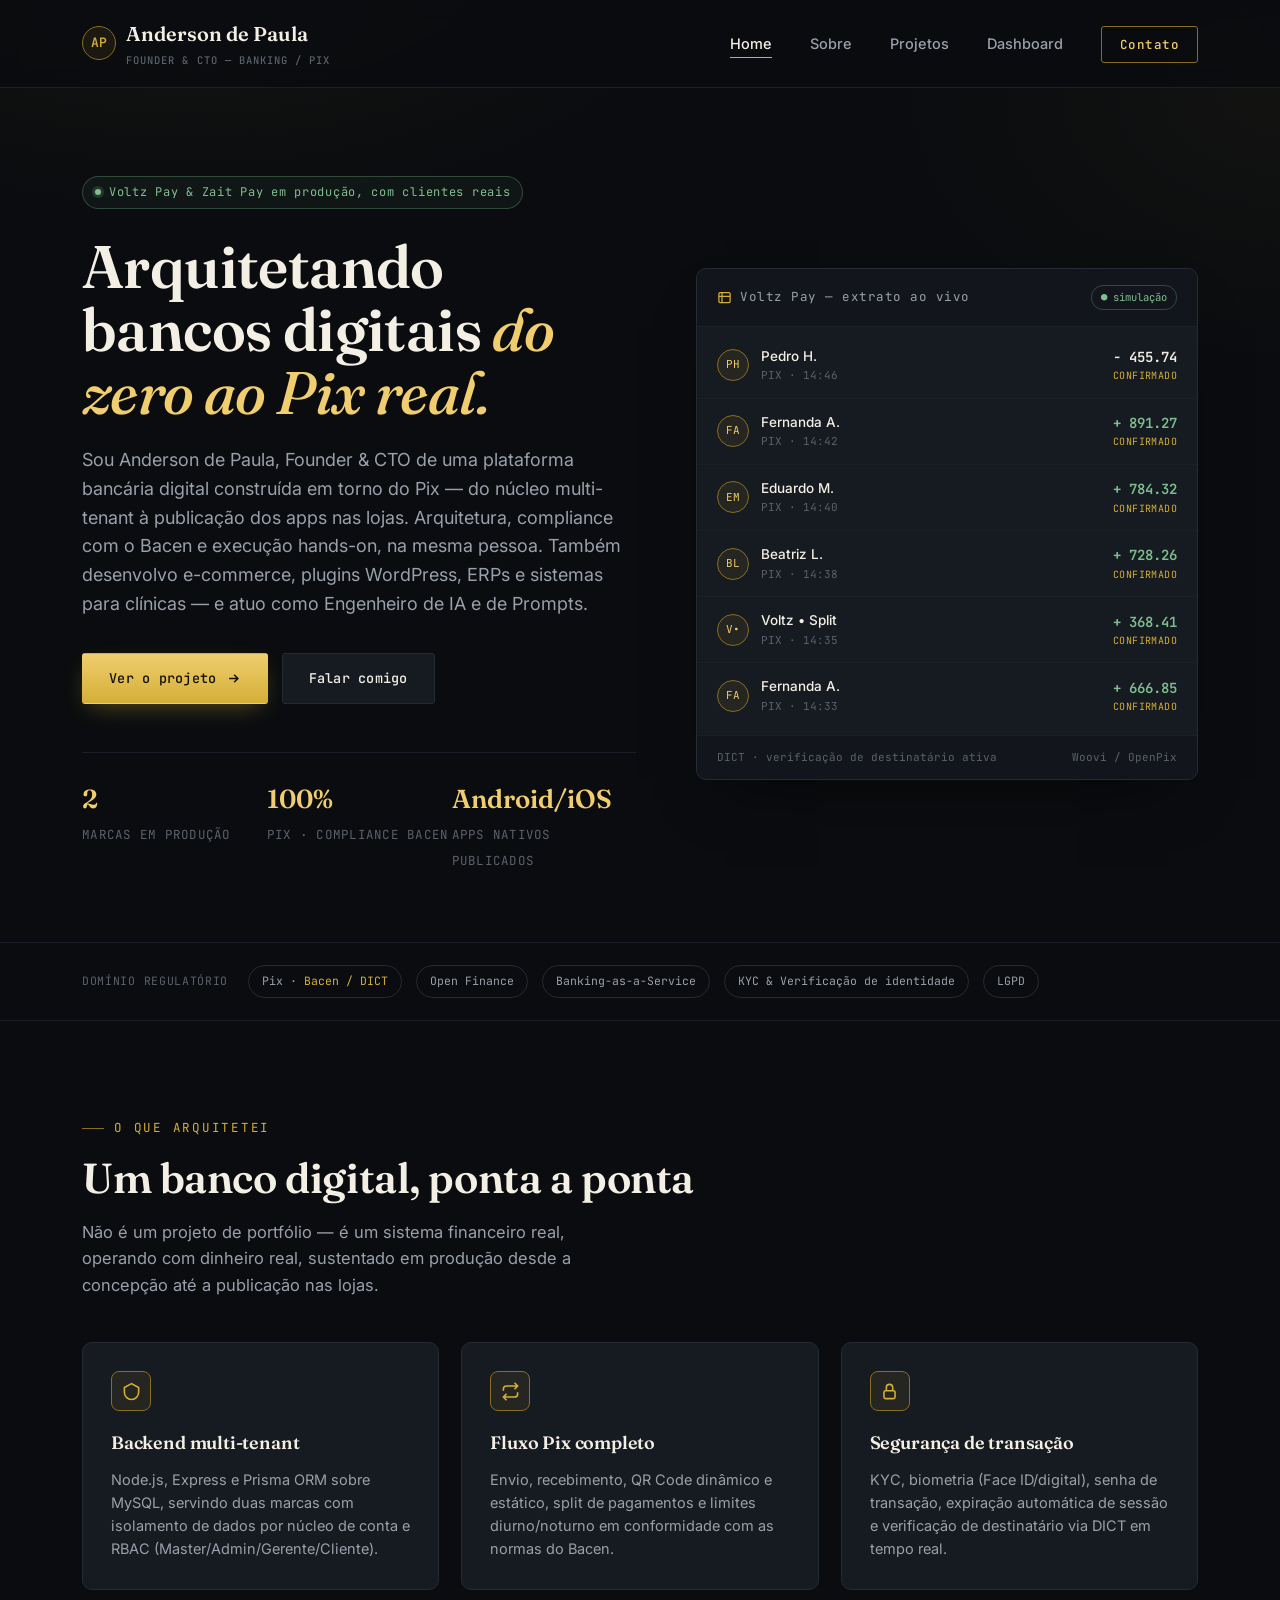
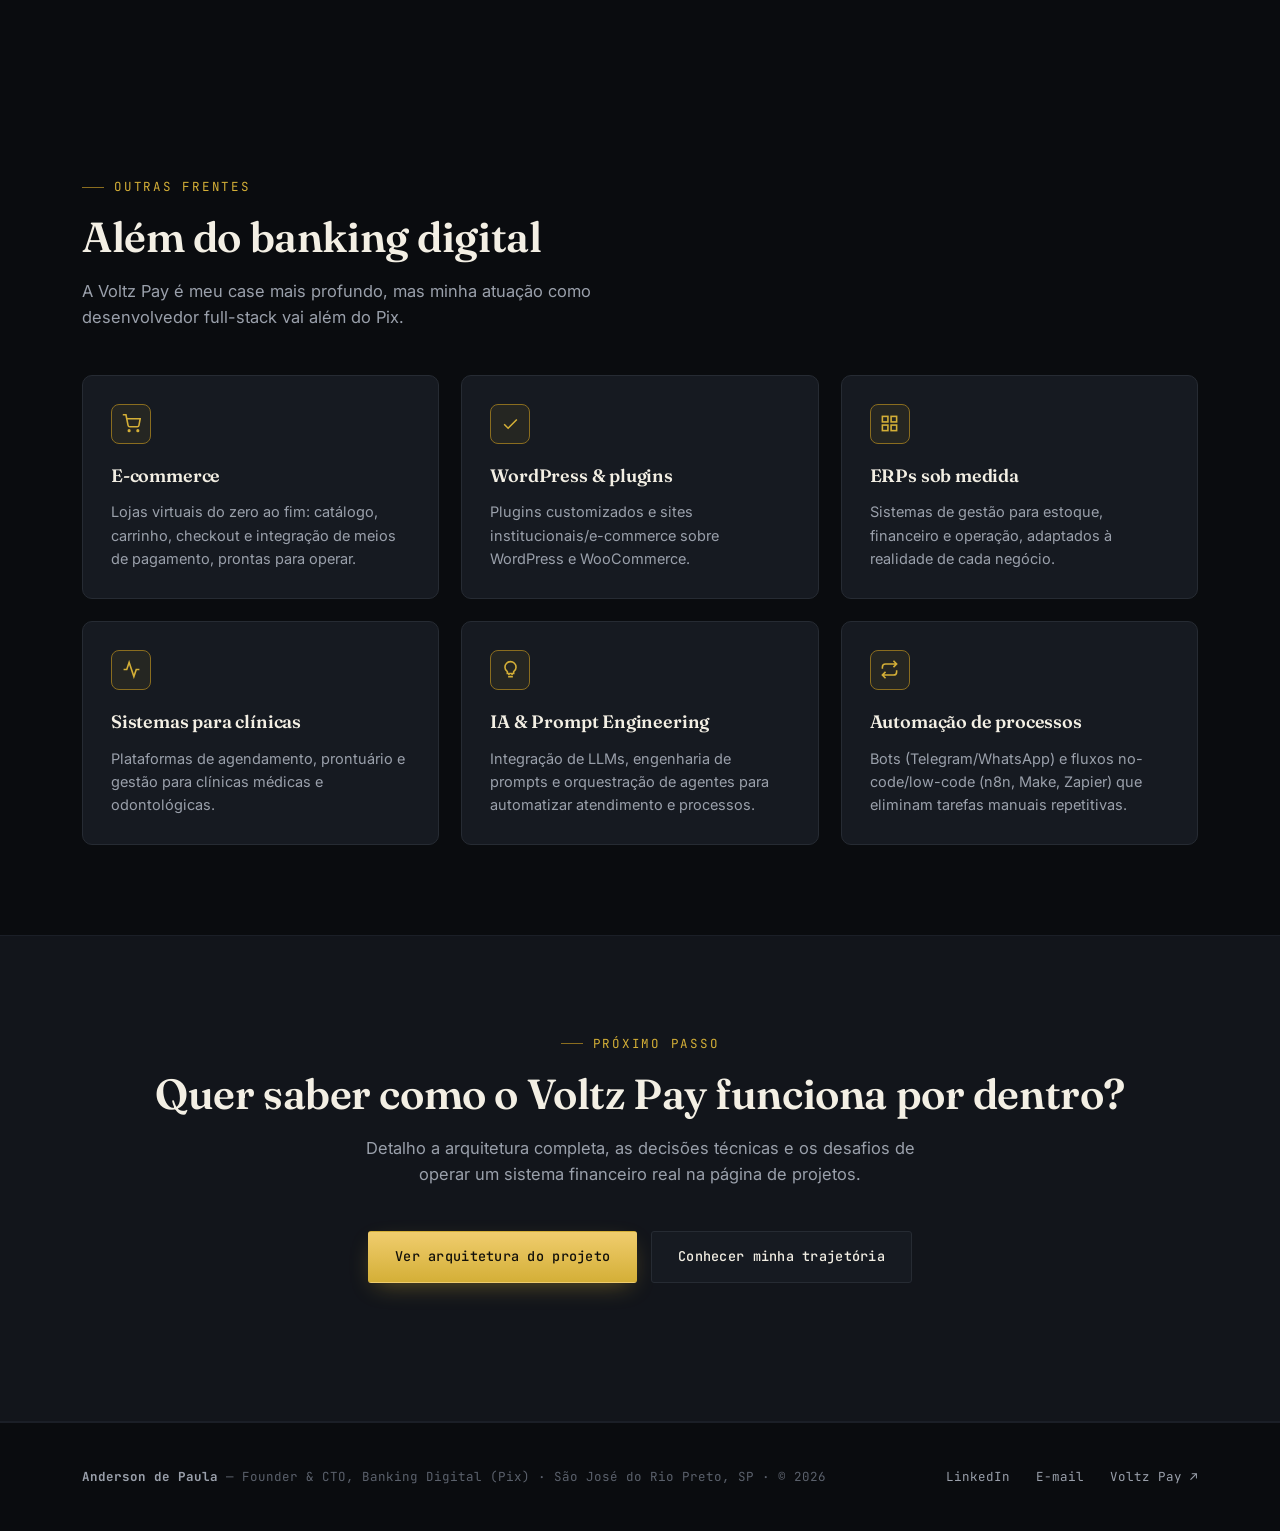
<file: index.html>
<!DOCTYPE html>
<html lang="pt-BR">
<head>
<meta charset="UTF-8">
<meta name="viewport" content="width=device-width, initial-scale=1.0">
<title>Anderson de Paula — Founder & CTO, Banking Digital (Pix)</title>
<meta name="description" content="Anderson de Paula — Founder & CTO da Voltz Pay / Zait Pay. Arquitetura de sistemas bancários, Pix, BaaS, e-commerce, ERPs, sistemas para clínicas, IA e engenharia full-stack.">

<link rel="icon" type="image/svg+xml" href="data:image/svg+xml,%3Csvg xmlns='http://www.w3.org/2000/svg' viewBox='0 0 64 64'%3E%3Crect width='64' height='64' rx='12' fill='%230a0c0f'/%3E%3Ccircle cx='32' cy='32' r='24' fill='none' stroke='%23d4af37' stroke-width='2'/%3E%3Ctext x='32' y='40' font-family='monospace' font-size='20' fill='%23d4af37' text-anchor='middle'%3EAP%3C/text%3E%3C/svg%3E">

<meta property="og:type" content="website">
<meta property="og:title" content="Anderson de Paula — Founder & CTO, Banking Digital (Pix)">
<meta property="og:description" content="Arquitetando bancos digitais do zero ao Pix real — e desenvolvendo e-commerce, WordPress, ERPs, sistemas de saúde e IA.">
<meta property="og:image" content="og-image.svg">
<meta name="twitter:card" content="summary_large_image">
<meta name="twitter:title" content="Anderson de Paula — Founder & CTO, Banking Digital (Pix)">
<meta name="twitter:description" content="Arquitetando bancos digitais do zero ao Pix real — e desenvolvendo e-commerce, WordPress, ERPs, sistemas de saúde e IA.">
<meta name="twitter:image" content="og-image.svg">

<link rel="preconnect" href="https://fonts.googleapis.com">
<link rel="preconnect" href="https://fonts.gstatic.com" crossorigin>
<link href="https://fonts.googleapis.com/css2?family=Fraunces:ital,opsz,wght@0,9..144,400;0,9..144,500;0,9..144,600;0,9..144,700;1,9..144,500&family=Inter:wght@400;500;600;700;800&family=JetBrains+Mono:wght@400;500;600&display=swap" rel="stylesheet">
<link rel="stylesheet" href="styles.css">
</head>
<body>

<header class="site-header">
  <nav class="nav">
    <a href="index.html" class="brand">
      <span class="brand-mark">AP</span>
      <span>Anderson de Paula<small>FOUNDER &amp; CTO — BANKING / PIX</small></span>
    </a>
    <ul class="nav-links" id="navLinks">
      <li><a href="index.html" aria-current="page">Home</a></li>
      <li><a href="sobre.html">Sobre</a></li>
      <li><a href="projetos.html">Projetos</a></li>
      <li><a href="dashboard.html">Dashboard</a></li>
      <li><a href="contato.html" class="nav-cta">Contato</a></li>
    </ul>
    <button class="nav-toggle" id="navToggle" aria-label="Abrir menu" aria-expanded="false">
      <svg width="18" height="18" viewBox="0 0 24 24" fill="none" stroke="currentColor" stroke-width="2"><path d="M3 6h18M3 12h18M3 18h18"/></svg>
    </button>
  </nav>
</header>

<main>

  <!-- HERO -->
  <section class="hero">
    <div class="wrap">
      <div>
        <div class="hero-status"><span class="dot"></span> Voltz Pay &amp; Zait Pay em produção, com clientes reais</div>
        <h1>Arquitetando bancos digitais <em>do zero ao Pix real.</em></h1>
        <p class="lede">
          Sou Anderson de Paula, Founder &amp; CTO de uma plataforma bancária digital construída em torno do Pix — do núcleo multi-tenant à publicação dos apps nas lojas. Arquitetura, compliance com o Bacen e execução hands-on, na mesma pessoa. Também desenvolvo e-commerce, plugins WordPress, ERPs e sistemas para clínicas — e atuo como Engenheiro de IA e de Prompts.
        </p>
        <div class="hero-actions">
          <a href="projetos.html" class="btn btn-primary">
            Ver o projeto
            <svg width="15" height="15" viewBox="0 0 24 24" fill="none" stroke="currentColor" stroke-width="2.4"><path d="M5 12h14M13 6l6 6-6 6"/></svg>
          </a>
          <a href="contato.html" class="btn btn-ghost">Falar comigo</a>
        </div>
        <div class="hero-stats">
          <div class="hero-stat">
            <b>2</b>
            <span>MARCAS EM PRODUÇÃO</span>
          </div>
          <div class="hero-stat">
            <b>100%</b>
            <span>PIX · COMPLIANCE BACEN</span>
          </div>
          <div class="hero-stat">
            <b>Android/iOS</b>
            <span>APPS NATIVOS PUBLICADOS</span>
          </div>
        </div>
      </div>

      <div class="ledger" aria-hidden="true">
        <div class="ledger-head">
          <div class="title">
            <svg width="15" height="15" viewBox="0 0 24 24" fill="none" stroke="currentColor" stroke-width="2"><rect x="3" y="4" width="18" height="16" rx="2"/><path d="M3 10h18M8 4v16"/></svg>
            Voltz Pay — extrato ao vivo
          </div>
          <span class="badge">● simulação</span>
        </div>
        <div class="ledger-body" id="ledgerBody"></div>
        <div class="ledger-foot">
          <span>DICT · verificação de destinatário ativa</span>
          <span>Woovi / OpenPix</span>
        </div>
      </div>
    </div>
  </section>

  <!-- COMPLIANCE STRIP -->
  <div class="strip">
    <div class="wrap">
      <span class="label">DOMÍNIO REGULATÓRIO</span>
      <span class="pill">Pix &middot; <em>Bacen / DICT</em></span>
      <span class="pill">Open Finance</span>
      <span class="pill">Banking-as-a-Service</span>
      <span class="pill">KYC &amp; Verificação de identidade</span>
      <span class="pill">LGPD</span>
    </div>
  </div>

  <!-- O QUE EU CONSTRUÍ -->
  <section>
    <div class="wrap">
      <span class="eyebrow">O que arquitetei</span>
      <h2 class="section-title reveal">Um banco digital, ponta a ponta</h2>
      <p class="section-sub reveal">
        Não é um projeto de portfólio — é um sistema financeiro real, operando com dinheiro real, sustentado em produção desde a concepção até a publicação nas lojas.
      </p>

      <div class="grid-3">
        <div class="card reveal">
          <div class="ic">
            <svg width="19" height="19" viewBox="0 0 24 24" fill="none" stroke="currentColor" stroke-width="2"><path d="M12 2L3 7v6c0 5 4 9 9 9s9-4 9-9V7l-9-5z"/></svg>
          </div>
          <h3>Backend multi-tenant</h3>
          <p>Node.js, Express e Prisma ORM sobre MySQL, servindo duas marcas com isolamento de dados por núcleo de conta e RBAC (Master/Admin/Gerente/Cliente).</p>
        </div>
        <div class="card reveal">
          <div class="ic">
            <svg width="19" height="19" viewBox="0 0 24 24" fill="none" stroke="currentColor" stroke-width="2"><path d="M17 1l4 4-4 4M3 11V9a4 4 0 014-4h14M7 23l-4-4 4-4M21 13v2a4 4 0 01-4 4H3"/></svg>
          </div>
          <h3>Fluxo Pix completo</h3>
          <p>Envio, recebimento, QR Code dinâmico e estático, split de pagamentos e limites diurno/noturno em conformidade com as normas do Bacen.</p>
        </div>
        <div class="card reveal">
          <div class="ic">
            <svg width="19" height="19" viewBox="0 0 24 24" fill="none" stroke="currentColor" stroke-width="2"><rect x="5" y="11" width="14" height="10" rx="2"/><path d="M8 11V7a4 4 0 118 0v4"/></svg>
          </div>
          <h3>Segurança de transação</h3>
          <p>KYC, biometria (Face ID/digital), senha de transação, expiração automática de sessão e verificação de destinatário via DICT em tempo real.</p>
        </div>
      </div>
    </div>
  </section>

  <!-- OUTRAS FRENTES -->
  <section>
    <div class="wrap">
      <span class="eyebrow">Outras frentes</span>
      <h2 class="section-title reveal">Além do banking digital</h2>
      <p class="section-sub reveal">
        A Voltz Pay é meu case mais profundo, mas minha atuação como desenvolvedor full-stack vai além do Pix.
      </p>

      <div class="grid-3">
        <div class="card reveal">
          <div class="ic">
            <svg width="19" height="19" viewBox="0 0 24 24" fill="none" stroke="currentColor" stroke-width="2"><circle cx="9" cy="21" r="1"/><circle cx="20" cy="21" r="1"/><path d="M1 1h4l2.68 13.39a2 2 0 002 1.61h9.72a2 2 0 002-1.61L23 6H6"/></svg>
          </div>
          <h3>E-commerce</h3>
          <p>Lojas virtuais do zero ao fim: catálogo, carrinho, checkout e integração de meios de pagamento, prontas para operar.</p>
        </div>
        <div class="card reveal">
          <div class="ic">
            <svg width="19" height="19" viewBox="0 0 24 24" fill="none" stroke="currentColor" stroke-width="2"><path d="M20 7L9 18l-5-5"/></svg>
          </div>
          <h3>WordPress &amp; plugins</h3>
          <p>Plugins customizados e sites institucionais/e-commerce sobre WordPress e WooCommerce.</p>
        </div>
        <div class="card reveal">
          <div class="ic">
            <svg width="19" height="19" viewBox="0 0 24 24" fill="none" stroke="currentColor" stroke-width="2"><rect x="3" y="3" width="7" height="7"/><rect x="14" y="3" width="7" height="7"/><rect x="14" y="14" width="7" height="7"/><rect x="3" y="14" width="7" height="7"/></svg>
          </div>
          <h3>ERPs sob medida</h3>
          <p>Sistemas de gestão para estoque, financeiro e operação, adaptados à realidade de cada negócio.</p>
        </div>
        <div class="card reveal">
          <div class="ic">
            <svg width="19" height="19" viewBox="0 0 24 24" fill="none" stroke="currentColor" stroke-width="2"><path d="M22 12h-4l-3 9L9 3l-3 9H2"/></svg>
          </div>
          <h3>Sistemas para clínicas</h3>
          <p>Plataformas de agendamento, prontuário e gestão para clínicas médicas e odontológicas.</p>
        </div>
        <div class="card reveal">
          <div class="ic">
            <svg width="19" height="19" viewBox="0 0 24 24" fill="none" stroke="currentColor" stroke-width="2"><path d="M12 2a7 7 0 00-7 7c0 2.4 1.2 4.5 3 5.7V17h8v-2.3c1.8-1.2 3-3.3 3-5.7a7 7 0 00-7-7z"/><path d="M9 21h6M10 17v2M14 17v2"/></svg>
          </div>
          <h3>IA &amp; Prompt Engineering</h3>
          <p>Integração de LLMs, engenharia de prompts e orquestração de agentes para automatizar atendimento e processos.</p>
        </div>
        <div class="card reveal">
          <div class="ic">
            <svg width="19" height="19" viewBox="0 0 24 24" fill="none" stroke="currentColor" stroke-width="2"><path d="M17 1l4 4-4 4M3 11V9a4 4 0 014-4h14M7 23l-4-4 4-4M21 13v2a4 4 0 01-4 4H3"/></svg>
          </div>
          <h3>Automação de processos</h3>
          <p>Bots (Telegram/WhatsApp) e fluxos no-code/low-code (n8n, Make, Zapier) que eliminam tarefas manuais repetitivas.</p>
        </div>
      </div>
    </div>
  </section>

  <!-- CTA final -->
  <section class="section-alt">
    <div class="wrap" style="text-align:center;">
      <span class="eyebrow" style="justify-content:center;">Próximo passo</span>
      <h2 class="section-title reveal">Quer saber como o Voltz Pay funciona por dentro?</h2>
      <p class="section-sub reveal" style="margin-left:auto;margin-right:auto;">
        Detalho a arquitetura completa, as decisões técnicas e os desafios de operar um sistema financeiro real na página de projetos.
      </p>
      <div class="hero-actions reveal" style="justify-content:center;">
        <a href="projetos.html" class="btn btn-primary">Ver arquitetura do projeto</a>
        <a href="sobre.html" class="btn btn-ghost">Conhecer minha trajetória</a>
      </div>
    </div>
  </section>

</main>

<footer class="site-footer">
  <div class="wrap">
    <div class="footer-brand"><strong>Anderson de Paula</strong> — Founder &amp; CTO, Banking Digital (Pix) · São José do Rio Preto, SP · © <span id="year"></span></div>
    <div class="footer-links">
      <a href="https://www.linkedin.com/in/anderson-de-paula-a4ba82420/" target="_blank" rel="noopener">LinkedIn</a>
      <a href="mailto:andersondepaula2304@gmail.com">E-mail</a>
      <a href="https://painel.voltzpay.app/" target="_blank" rel="noopener">Voltz Pay ↗</a>
    </div>
  </div>
</footer>

<script src="script.js"></script>
</body>
</html>
</file>
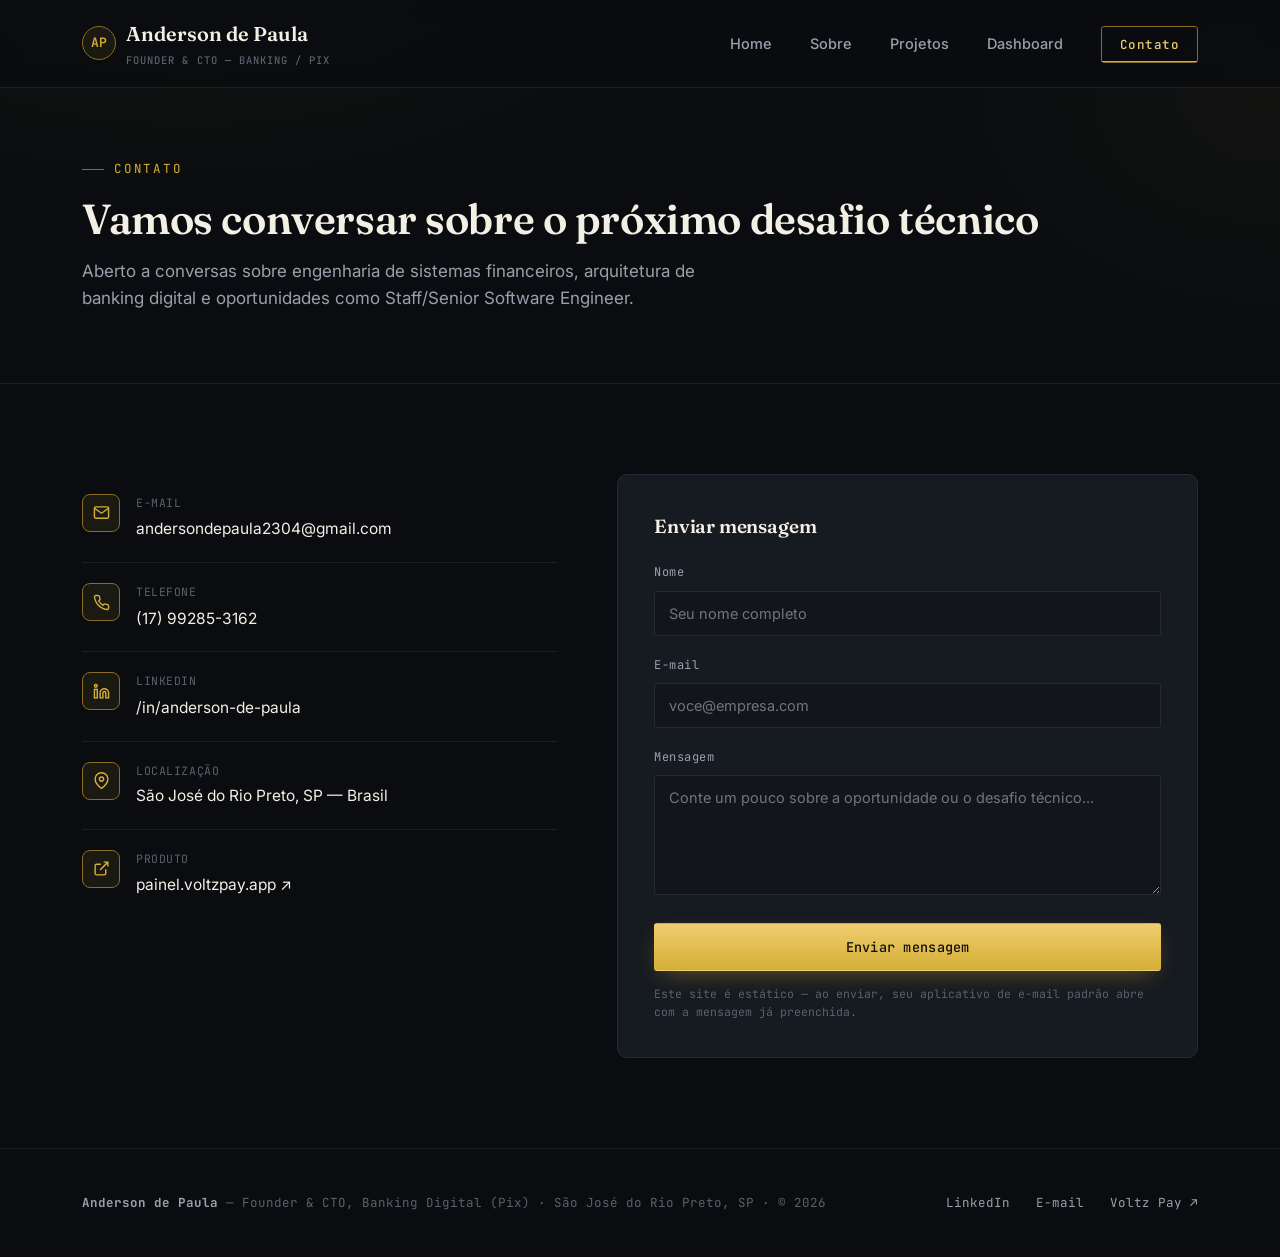
<file: contato.html>
<!DOCTYPE html>
<html lang="pt-BR">
<head>
<meta charset="UTF-8">
<meta name="viewport" content="width=device-width, initial-scale=1.0">
<title>Contato — Anderson de Paula</title>
<meta name="description" content="Entre em contato com Anderson de Paula — Founder & CTO da Voltz Pay / Zait Pay.">

<link rel="icon" type="image/svg+xml" href="data:image/svg+xml,%3Csvg xmlns='http://www.w3.org/2000/svg' viewBox='0 0 64 64'%3E%3Crect width='64' height='64' rx='12' fill='%230a0c0f'/%3E%3Ccircle cx='32' cy='32' r='24' fill='none' stroke='%23d4af37' stroke-width='2'/%3E%3Ctext x='32' y='40' font-family='monospace' font-size='20' fill='%23d4af37' text-anchor='middle'%3EAP%3C/text%3E%3C/svg%3E">

<meta property="og:type" content="website">
<meta property="og:title" content="Contato — Anderson de Paula">
<meta property="og:description" content="Entre em contato com Anderson de Paula — Founder & CTO da Voltz Pay / Zait Pay.">
<meta property="og:image" content="og-image.svg">
<meta name="twitter:card" content="summary_large_image">
<meta name="twitter:title" content="Contato — Anderson de Paula">
<meta name="twitter:description" content="Entre em contato com Anderson de Paula — Founder & CTO da Voltz Pay / Zait Pay.">
<meta name="twitter:image" content="og-image.svg">

<link rel="preconnect" href="https://fonts.googleapis.com">
<link rel="preconnect" href="https://fonts.gstatic.com" crossorigin>
<link href="https://fonts.googleapis.com/css2?family=Fraunces:ital,opsz,wght@0,9..144,400;0,9..144,500;0,9..144,600;0,9..144,700;1,9..144,500&family=Inter:wght@400;500;600;700;800&family=JetBrains+Mono:wght@400;500;600&display=swap" rel="stylesheet">
<link rel="stylesheet" href="styles.css">
</head>
<body>

<header class="site-header">
  <nav class="nav">
    <a href="index.html" class="brand">
      <span class="brand-mark">AP</span>
      <span>Anderson de Paula<small>FOUNDER &amp; CTO — BANKING / PIX</small></span>
    </a>
    <ul class="nav-links" id="navLinks">
      <li><a href="index.html">Home</a></li>
      <li><a href="sobre.html">Sobre</a></li>
      <li><a href="projetos.html">Projetos</a></li>
      <li><a href="dashboard.html">Dashboard</a></li>
      <li><a href="contato.html" class="nav-cta" aria-current="page">Contato</a></li>
    </ul>
    <button class="nav-toggle" id="navToggle" aria-label="Abrir menu" aria-expanded="false">
      <svg width="18" height="18" viewBox="0 0 24 24" fill="none" stroke="currentColor" stroke-width="2"><path d="M3 6h18M3 12h18M3 18h18"/></svg>
    </button>
  </nav>
</header>

<main>

  <section class="page-hero">
    <div class="wrap">
      <span class="eyebrow">Contato</span>
      <h1 class="section-title">Vamos conversar sobre o próximo desafio técnico</h1>
      <p class="lede">Aberto a conversas sobre engenharia de sistemas financeiros, arquitetura de banking digital e oportunidades como Staff/Senior Software Engineer.</p>
    </div>
  </section>

  <section>
    <div class="wrap contact-grid">

      <div>
        <div class="contact-item reveal">
          <div class="ic">
            <svg width="17" height="17" viewBox="0 0 24 24" fill="none" stroke="currentColor" stroke-width="2"><path d="M4 4h16v16H4z" opacity="0"/><path d="M22 6l-10 7L2 6"/><rect x="2" y="4" width="20" height="16" rx="2"/></svg>
          </div>
          <div>
            <div class="lbl">E-MAIL</div>
            <a class="val" href="mailto:andersondepaula2304@gmail.com">andersondepaula2304@gmail.com</a>
          </div>
        </div>

        <div class="contact-item reveal">
          <div class="ic">
            <svg width="17" height="17" viewBox="0 0 24 24" fill="none" stroke="currentColor" stroke-width="2"><path d="M22 16.92v3a2 2 0 01-2.18 2 19.79 19.79 0 01-8.63-3.07 19.5 19.5 0 01-6-6 19.79 19.79 0 01-3.07-8.67A2 2 0 014.11 2h3a2 2 0 012 1.72c.127.96.362 1.903.7 2.81a2 2 0 01-.45 2.11L8.09 9.91a16 16 0 006 6l1.27-1.27a2 2 0 012.11-.45c.907.338 1.85.573 2.81.7A2 2 0 0122 16.92z"/></svg>
          </div>
          <div>
            <div class="lbl">TELEFONE</div>
            <a class="val" href="tel:+5517992853162">(17) 99285-3162</a>
          </div>
        </div>

        <div class="contact-item reveal">
          <div class="ic">
            <svg width="17" height="17" viewBox="0 0 24 24" fill="none" stroke="currentColor" stroke-width="2"><path d="M16 8a6 6 0 016 6v7h-4v-7a2 2 0 00-2-2 2 2 0 00-2 2v7h-4v-7a6 6 0 016-6z"/><rect x="2" y="9" width="4" height="12"/><circle cx="4" cy="4" r="2"/></svg>
          </div>
          <div>
            <div class="lbl">LINKEDIN</div>
            <a class="val" href="https://www.linkedin.com/in/anderson-de-paula-a4ba82420/" target="_blank" rel="noopener">/in/anderson-de-paula</a>
          </div>
        </div>

        <div class="contact-item reveal">
          <div class="ic">
            <svg width="17" height="17" viewBox="0 0 24 24" fill="none" stroke="currentColor" stroke-width="2"><path d="M21 10c0 7-9 13-9 13s-9-6-9-13a9 9 0 0118 0z"/><circle cx="12" cy="10" r="3"/></svg>
          </div>
          <div>
            <div class="lbl">LOCALIZAÇÃO</div>
            <div class="val">São José do Rio Preto, SP — Brasil</div>
          </div>
        </div>

        <div class="contact-item reveal" style="border-bottom:none;">
          <div class="ic">
            <svg width="17" height="17" viewBox="0 0 24 24" fill="none" stroke="currentColor" stroke-width="2"><path d="M18 13v6a2 2 0 01-2 2H5a2 2 0 01-2-2V8a2 2 0 012-2h6M15 3h6v6M10 14L21 3"/></svg>
          </div>
          <div>
            <div class="lbl">PRODUTO</div>
            <a class="val" href="https://painel.voltzpay.app/" target="_blank" rel="noopener">painel.voltzpay.app ↗</a>
          </div>
        </div>
      </div>

      <div class="form-card reveal">
        <h3 style="font-size:19px;margin-bottom:22px;">Enviar mensagem</h3>
        <form id="contactForm" novalidate>
          <div class="field">
            <label for="name">Nome</label>
            <input type="text" id="name" name="name" placeholder="Seu nome completo" required>
          </div>
          <div class="field">
            <label for="email">E-mail</label>
            <input type="email" id="email" name="email" placeholder="voce@empresa.com" required>
          </div>
          <div class="field">
            <label for="message">Mensagem</label>
            <textarea id="message" name="message" placeholder="Conte um pouco sobre a oportunidade ou o desafio técnico..." required></textarea>
          </div>
          <button type="submit" class="btn btn-primary" style="width:100%;justify-content:center;">Enviar mensagem</button>
          <div class="form-note">Este site é estático — ao enviar, seu aplicativo de e-mail padrão abre com a mensagem já preenchida.</div>
          <div class="form-status" id="formStatus"></div>
        </form>
      </div>

    </div>
  </section>

</main>

<footer class="site-footer">
  <div class="wrap">
    <div class="footer-brand"><strong>Anderson de Paula</strong> — Founder &amp; CTO, Banking Digital (Pix) · São José do Rio Preto, SP · © <span id="year"></span></div>
    <div class="footer-links">
      <a href="https://www.linkedin.com/in/anderson-de-paula-a4ba82420/" target="_blank" rel="noopener">LinkedIn</a>
      <a href="mailto:andersondepaula2304@gmail.com">E-mail</a>
      <a href="https://painel.voltzpay.app/" target="_blank" rel="noopener">Voltz Pay ↗</a>
    </div>
  </div>
</footer>

<script src="script.js"></script>
</body>
</html>
</file>
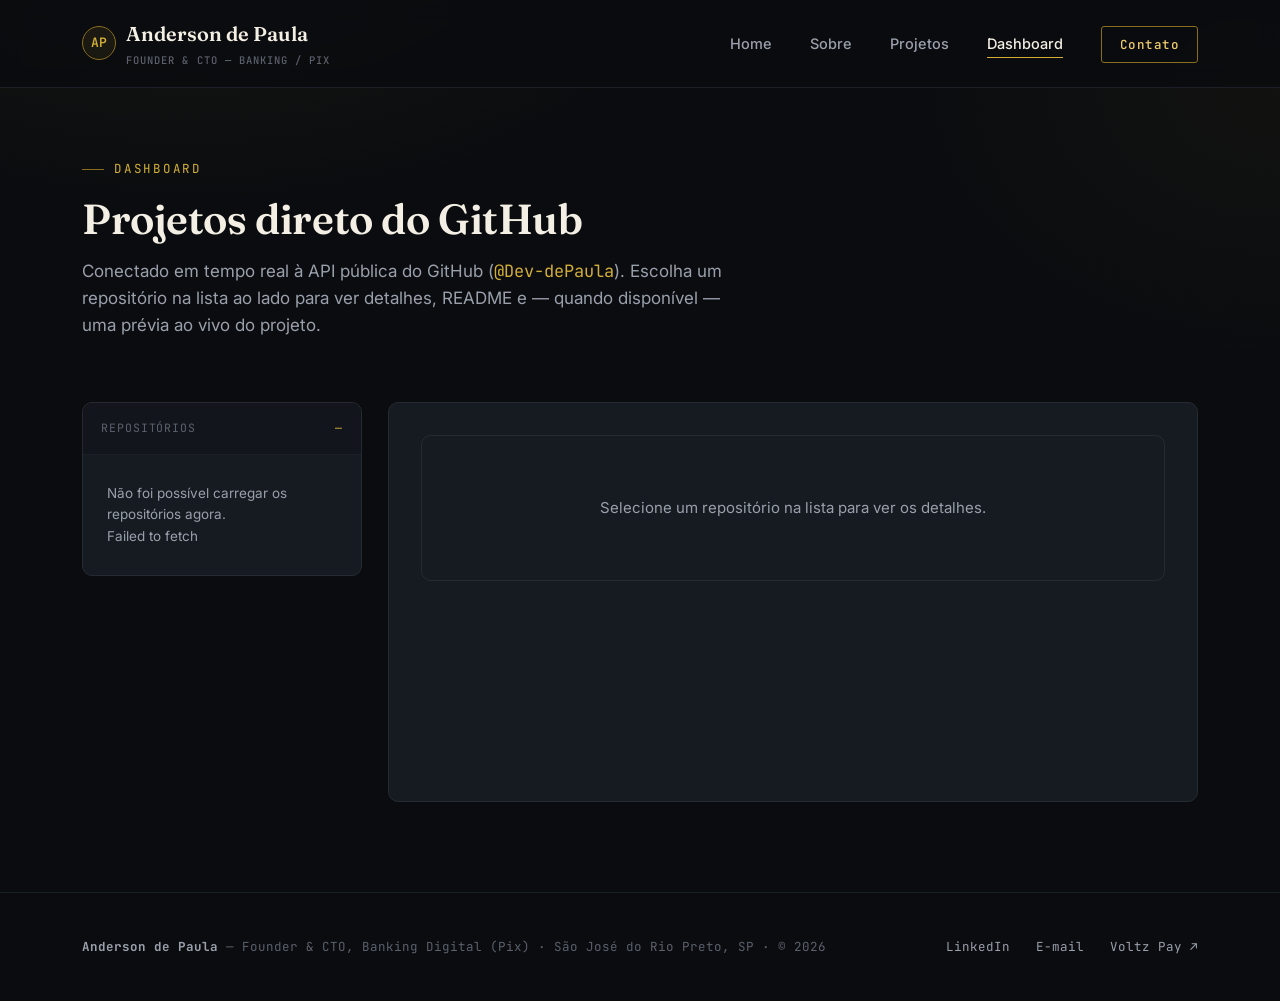
<file: dashboard.html>
<!DOCTYPE html>
<html lang="pt-BR">
<head>
<meta charset="UTF-8">
<meta name="viewport" content="width=device-width, initial-scale=1.0">
<title>Dashboard de Projetos — Anderson de Paula</title>
<meta name="description" content="Dashboard conectado ao GitHub de Anderson de Paula, listando e detalhando os projetos e repositórios em desenvolvimento.">

<link rel="icon" type="image/svg+xml" href="data:image/svg+xml,%3Csvg xmlns='http://www.w3.org/2000/svg' viewBox='0 0 64 64'%3E%3Crect width='64' height='64' rx='12' fill='%230a0c0f'/%3E%3Ccircle cx='32' cy='32' r='24' fill='none' stroke='%23d4af37' stroke-width='2'/%3E%3Ctext x='32' y='40' font-family='monospace' font-size='20' fill='%23d4af37' text-anchor='middle'%3EAP%3C/text%3E%3C/svg%3E">

<meta property="og:type" content="website">
<meta property="og:title" content="Dashboard de Projetos — Anderson de Paula">
<meta property="og:description" content="Dashboard conectado ao GitHub, listando e detalhando os projetos de Anderson de Paula.">
<meta property="og:image" content="og-image.svg">
<meta name="twitter:card" content="summary_large_image">
<meta name="twitter:title" content="Dashboard de Projetos — Anderson de Paula">
<meta name="twitter:description" content="Dashboard conectado ao GitHub, listando e detalhando os projetos de Anderson de Paula.">
<meta name="twitter:image" content="og-image.svg">

<link rel="preconnect" href="https://fonts.googleapis.com">
<link rel="preconnect" href="https://fonts.gstatic.com" crossorigin>
<link href="https://fonts.googleapis.com/css2?family=Fraunces:ital,opsz,wght@0,9..144,400;0,9..144,500;0,9..144,600;0,9..144,700;1,9..144,500&family=Inter:wght@400;500;600;700;800&family=JetBrains+Mono:wght@400;500;600&display=swap" rel="stylesheet">
<link rel="stylesheet" href="styles.css">
</head>
<body>

<header class="site-header">
  <nav class="nav">
    <a href="index.html" class="brand">
      <span class="brand-mark">AP</span>
      <span>Anderson de Paula<small>FOUNDER &amp; CTO — BANKING / PIX</small></span>
    </a>
    <ul class="nav-links" id="navLinks">
      <li><a href="index.html">Home</a></li>
      <li><a href="sobre.html">Sobre</a></li>
      <li><a href="projetos.html">Projetos</a></li>
      <li><a href="dashboard.html" aria-current="page">Dashboard</a></li>
      <li><a href="contato.html" class="nav-cta">Contato</a></li>
    </ul>
    <button class="nav-toggle" id="navToggle" aria-label="Abrir menu" aria-expanded="false">
      <svg width="18" height="18" viewBox="0 0 24 24" fill="none" stroke="currentColor" stroke-width="2"><path d="M3 6h18M3 12h18M3 18h18"/></svg>
    </button>
  </nav>
</header>

<main>

  <section class="page-hero" style="padding-bottom:0;border-bottom:none;">
    <div class="wrap">
      <span class="eyebrow">Dashboard</span>
      <h1 class="section-title">Projetos direto do GitHub</h1>
      <p class="lede">
        Conectado em tempo real à API pública do GitHub (<span class="mono">@Dev-dePaula</span>). Escolha um repositório na lista ao lado para ver detalhes, README e — quando disponível — uma prévia ao vivo do projeto.
      </p>
    </div>
  </section>

  <section style="padding-top:46px;">
    <div class="wrap dash-layout">

      <aside class="dash-sidebar">
        <div class="dash-sidebar-head">
          <span>REPOSITÓRIOS</span>
          <span id="repoCount" class="dash-count">—</span>
        </div>
        <div class="dash-repo-list" id="repoList">
          <div class="dash-empty">Carregando repositórios do GitHub…</div>
        </div>
      </aside>

      <section class="dash-detail" id="repoDetail">
        <div class="dash-empty dash-empty-lg">Selecione um repositório na lista para ver os detalhes.</div>
      </section>

    </div>
  </section>

</main>

<footer class="site-footer">
  <div class="wrap">
    <div class="footer-brand"><strong>Anderson de Paula</strong> — Founder &amp; CTO, Banking Digital (Pix) · São José do Rio Preto, SP · © <span id="year"></span></div>
    <div class="footer-links">
      <a href="https://www.linkedin.com/in/anderson-de-paula-a4ba82420/" target="_blank" rel="noopener">LinkedIn</a>
      <a href="mailto:andersondepaula2304@gmail.com">E-mail</a>
      <a href="https://painel.voltzpay.app/" target="_blank" rel="noopener">Voltz Pay ↗</a>
    </div>
  </div>
</footer>

<script src="script.js"></script>
<script src="dashboard.js"></script>
</body>
</html>
</file>
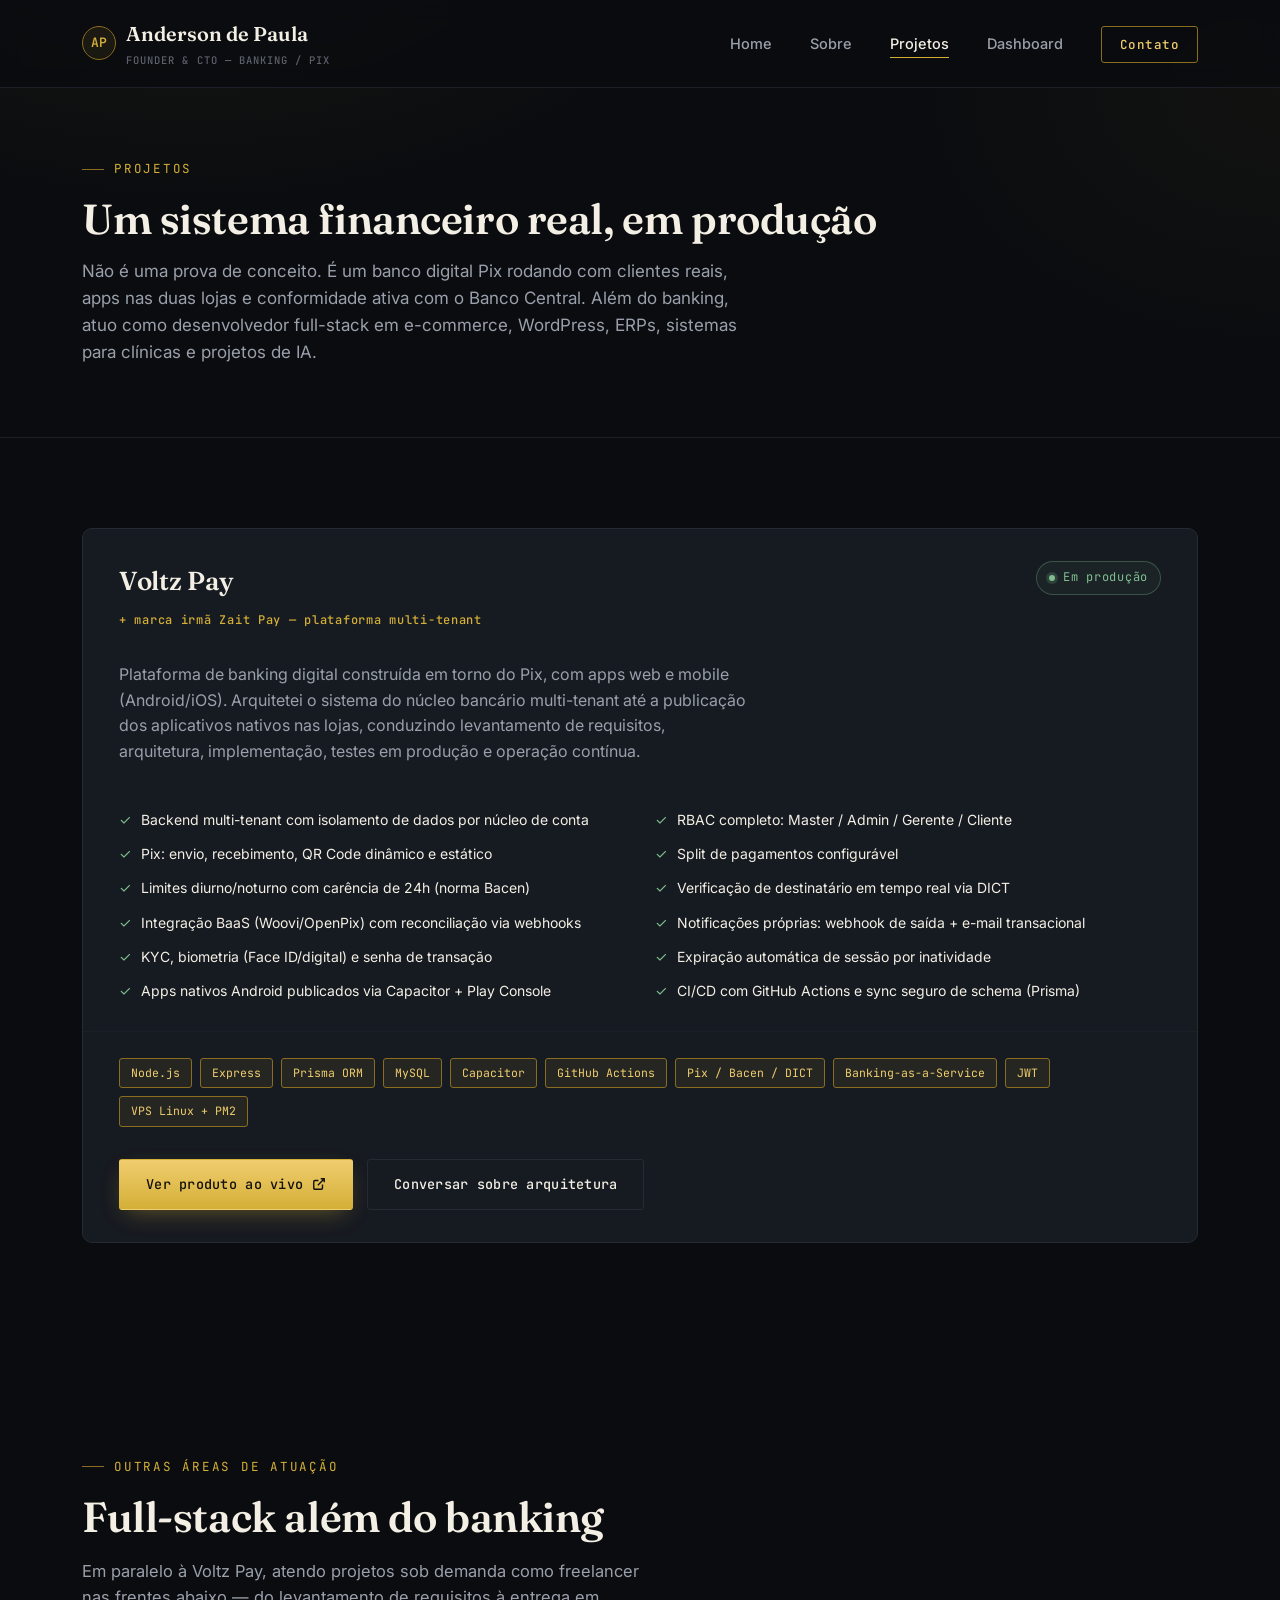
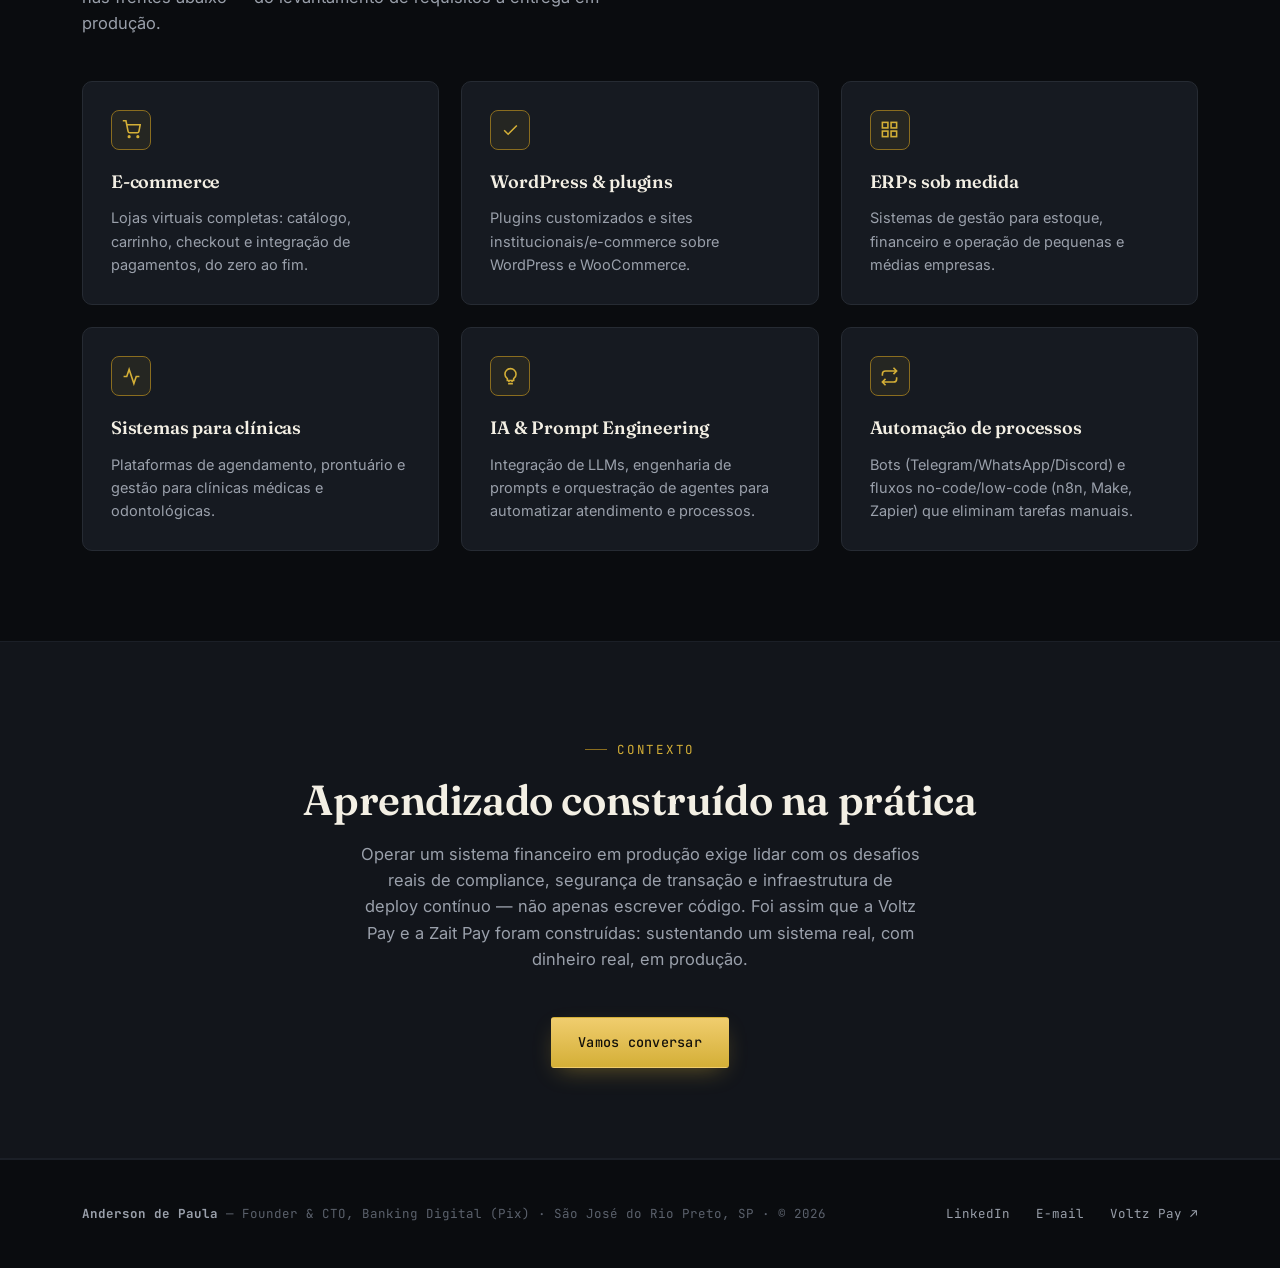
<file: projetos.html>
<!DOCTYPE html>
<html lang="pt-BR">
<head>
<meta charset="UTF-8">
<meta name="viewport" content="width=device-width, initial-scale=1.0">
<title>Projetos — Anderson de Paula</title>
<meta name="description" content="Voltz Pay e Zait Pay — plataforma de banking digital baseada em Pix, arquitetada e operada por Anderson de Paula.">

<link rel="icon" type="image/svg+xml" href="data:image/svg+xml,%3Csvg xmlns='http://www.w3.org/2000/svg' viewBox='0 0 64 64'%3E%3Crect width='64' height='64' rx='12' fill='%230a0c0f'/%3E%3Ccircle cx='32' cy='32' r='24' fill='none' stroke='%23d4af37' stroke-width='2'/%3E%3Ctext x='32' y='40' font-family='monospace' font-size='20' fill='%23d4af37' text-anchor='middle'%3EAP%3C/text%3E%3C/svg%3E">

<meta property="og:type" content="website">
<meta property="og:title" content="Projetos — Anderson de Paula">
<meta property="og:description" content="Voltz Pay e Zait Pay — plataforma de banking digital baseada em Pix, arquitetada e operada por Anderson de Paula.">
<meta property="og:image" content="og-image.svg">
<meta name="twitter:card" content="summary_large_image">
<meta name="twitter:title" content="Projetos — Anderson de Paula">
<meta name="twitter:description" content="Voltz Pay e Zait Pay — plataforma de banking digital baseada em Pix, arquitetada e operada por Anderson de Paula.">
<meta name="twitter:image" content="og-image.svg">

<link rel="preconnect" href="https://fonts.googleapis.com">
<link rel="preconnect" href="https://fonts.gstatic.com" crossorigin>
<link href="https://fonts.googleapis.com/css2?family=Fraunces:ital,opsz,wght@0,9..144,400;0,9..144,500;0,9..144,600;0,9..144,700;1,9..144,500&family=Inter:wght@400;500;600;700;800&family=JetBrains+Mono:wght@400;500;600&display=swap" rel="stylesheet">
<link rel="stylesheet" href="styles.css">
</head>
<body>

<header class="site-header">
  <nav class="nav">
    <a href="index.html" class="brand">
      <span class="brand-mark">AP</span>
      <span>Anderson de Paula<small>FOUNDER &amp; CTO — BANKING / PIX</small></span>
    </a>
    <ul class="nav-links" id="navLinks">
      <li><a href="index.html">Home</a></li>
      <li><a href="sobre.html">Sobre</a></li>
      <li><a href="projetos.html" aria-current="page">Projetos</a></li>
      <li><a href="dashboard.html">Dashboard</a></li>
      <li><a href="contato.html" class="nav-cta">Contato</a></li>
    </ul>
    <button class="nav-toggle" id="navToggle" aria-label="Abrir menu" aria-expanded="false">
      <svg width="18" height="18" viewBox="0 0 24 24" fill="none" stroke="currentColor" stroke-width="2"><path d="M3 6h18M3 12h18M3 18h18"/></svg>
    </button>
  </nav>
</header>

<main>

  <section class="page-hero">
    <div class="wrap">
      <span class="eyebrow">Projetos</span>
      <h1 class="section-title">Um sistema financeiro real, em produção</h1>
      <p class="lede">Não é uma prova de conceito. É um banco digital Pix rodando com clientes reais, apps nas duas lojas e conformidade ativa com o Banco Central. Além do banking, atuo como desenvolvedor full-stack em e-commerce, WordPress, ERPs, sistemas para clínicas e projetos de IA.</p>
    </div>
  </section>

  <section>
    <div class="wrap">

      <div class="project reveal">
        <div class="project-top">
          <h3>Voltz Pay
            <small>+ marca irmã Zait Pay — plataforma multi-tenant</small>
          </h3>
          <div class="hero-status" style="margin:0;"><span class="dot"></span> Em produção</div>
        </div>
        <p class="project-desc">
          Plataforma de banking digital construída em torno do Pix, com apps web e mobile (Android/iOS). Arquitetei o sistema do núcleo bancário multi-tenant até a publicação dos aplicativos nativos nas lojas, conduzindo levantamento de requisitos, arquitetura, implementação, testes em produção e operação contínua.
        </p>

        <ul class="project-feats">
          <li>Backend multi-tenant com isolamento de dados por núcleo de conta</li>
          <li>RBAC completo: Master / Admin / Gerente / Cliente</li>
          <li>Pix: envio, recebimento, QR Code dinâmico e estático</li>
          <li>Split de pagamentos configurável</li>
          <li>Limites diurno/noturno com carência de 24h (norma Bacen)</li>
          <li>Verificação de destinatário em tempo real via DICT</li>
          <li>Integração BaaS (Woovi/OpenPix) com reconciliação via webhooks</li>
          <li>Notificações próprias: webhook de saída + e-mail transacional</li>
          <li>KYC, biometria (Face ID/digital) e senha de transação</li>
          <li>Expiração automática de sessão por inatividade</li>
          <li>Apps nativos Android publicados via Capacitor + Play Console</li>
          <li>CI/CD com GitHub Actions e sync seguro de schema (Prisma)</li>
        </ul>

        <div class="project-tags">
          <span class="tag">Node.js</span><span class="tag">Express</span><span class="tag">Prisma ORM</span>
          <span class="tag">MySQL</span><span class="tag">Capacitor</span><span class="tag">GitHub Actions</span>
          <span class="tag">Pix / Bacen / DICT</span><span class="tag">Banking-as-a-Service</span>
          <span class="tag">JWT</span><span class="tag">VPS Linux + PM2</span>
        </div>

        <div class="project-links">
          <a href="https://painel.voltzpay.app/" target="_blank" rel="noopener" class="btn btn-primary">
            Ver produto ao vivo
            <svg width="14" height="14" viewBox="0 0 24 24" fill="none" stroke="currentColor" stroke-width="2.4"><path d="M18 13v6a2 2 0 01-2 2H5a2 2 0 01-2-2V8a2 2 0 012-2h6M15 3h6v6M10 14L21 3"/></svg>
          </a>
          <a href="contato.html" class="btn btn-ghost">Conversar sobre arquitetura</a>
        </div>
      </div>

    </div>
  </section>

  <!-- OUTRAS ÁREAS DE ATUAÇÃO -->
  <section>
    <div class="wrap">
      <span class="eyebrow">Outras áreas de atuação</span>
      <h2 class="section-title reveal">Full-stack além do banking</h2>
      <p class="section-sub reveal">
        Em paralelo à Voltz Pay, atendo projetos sob demanda como freelancer nas frentes abaixo — do levantamento de requisitos à entrega em produção.
      </p>

      <div class="grid-3">
        <div class="card reveal">
          <div class="ic">
            <svg width="19" height="19" viewBox="0 0 24 24" fill="none" stroke="currentColor" stroke-width="2"><circle cx="9" cy="21" r="1"/><circle cx="20" cy="21" r="1"/><path d="M1 1h4l2.68 13.39a2 2 0 002 1.61h9.72a2 2 0 002-1.61L23 6H6"/></svg>
          </div>
          <h3>E-commerce</h3>
          <p>Lojas virtuais completas: catálogo, carrinho, checkout e integração de pagamentos, do zero ao fim.</p>
        </div>
        <div class="card reveal">
          <div class="ic">
            <svg width="19" height="19" viewBox="0 0 24 24" fill="none" stroke="currentColor" stroke-width="2"><path d="M20 7L9 18l-5-5"/></svg>
          </div>
          <h3>WordPress &amp; plugins</h3>
          <p>Plugins customizados e sites institucionais/e-commerce sobre WordPress e WooCommerce.</p>
        </div>
        <div class="card reveal">
          <div class="ic">
            <svg width="19" height="19" viewBox="0 0 24 24" fill="none" stroke="currentColor" stroke-width="2"><rect x="3" y="3" width="7" height="7"/><rect x="14" y="3" width="7" height="7"/><rect x="14" y="14" width="7" height="7"/><rect x="3" y="14" width="7" height="7"/></svg>
          </div>
          <h3>ERPs sob medida</h3>
          <p>Sistemas de gestão para estoque, financeiro e operação de pequenas e médias empresas.</p>
        </div>
        <div class="card reveal">
          <div class="ic">
            <svg width="19" height="19" viewBox="0 0 24 24" fill="none" stroke="currentColor" stroke-width="2"><path d="M22 12h-4l-3 9L9 3l-3 9H2"/></svg>
          </div>
          <h3>Sistemas para clínicas</h3>
          <p>Plataformas de agendamento, prontuário e gestão para clínicas médicas e odontológicas.</p>
        </div>
        <div class="card reveal">
          <div class="ic">
            <svg width="19" height="19" viewBox="0 0 24 24" fill="none" stroke="currentColor" stroke-width="2"><path d="M12 2a7 7 0 00-7 7c0 2.4 1.2 4.5 3 5.7V17h8v-2.3c1.8-1.2 3-3.3 3-5.7a7 7 0 00-7-7z"/><path d="M9 21h6M10 17v2M14 17v2"/></svg>
          </div>
          <h3>IA &amp; Prompt Engineering</h3>
          <p>Integração de LLMs, engenharia de prompts e orquestração de agentes para automatizar atendimento e processos.</p>
        </div>
        <div class="card reveal">
          <div class="ic">
            <svg width="19" height="19" viewBox="0 0 24 24" fill="none" stroke="currentColor" stroke-width="2"><path d="M17 1l4 4-4 4M3 11V9a4 4 0 014-4h14M7 23l-4-4 4-4M21 13v2a4 4 0 01-4 4H3"/></svg>
          </div>
          <h3>Automação de processos</h3>
          <p>Bots (Telegram/WhatsApp/Discord) e fluxos no-code/low-code (n8n, Make, Zapier) que eliminam tarefas manuais.</p>
        </div>
      </div>
    </div>
  </section>

  <section class="section-alt">
    <div class="wrap" style="text-align:center;">
      <span class="eyebrow" style="justify-content:center;">Contexto</span>
      <h2 class="section-title reveal">Aprendizado construído na prática</h2>
      <p class="section-sub reveal" style="margin-left:auto;margin-right:auto;">
        Operar um sistema financeiro em produção exige lidar com os desafios reais de compliance, segurança de transação e infraestrutura de deploy contínuo — não apenas escrever código. Foi assim que a Voltz Pay e a Zait Pay foram construídas: sustentando um sistema real, com dinheiro real, em produção.
      </p>
      <a href="contato.html" class="btn btn-primary reveal">Vamos conversar</a>
    </div>
  </section>

</main>

<footer class="site-footer">
  <div class="wrap">
    <div class="footer-brand"><strong>Anderson de Paula</strong> — Founder &amp; CTO, Banking Digital (Pix) · São José do Rio Preto, SP · © <span id="year"></span></div>
    <div class="footer-links">
      <a href="https://www.linkedin.com/in/anderson-de-paula-a4ba82420/" target="_blank" rel="noopener">LinkedIn</a>
      <a href="mailto:andersondepaula2304@gmail.com">E-mail</a>
      <a href="https://painel.voltzpay.app/" target="_blank" rel="noopener">Voltz Pay ↗</a>
    </div>
  </div>
</footer>

<script src="script.js"></script>
</body>
</html>
</file>
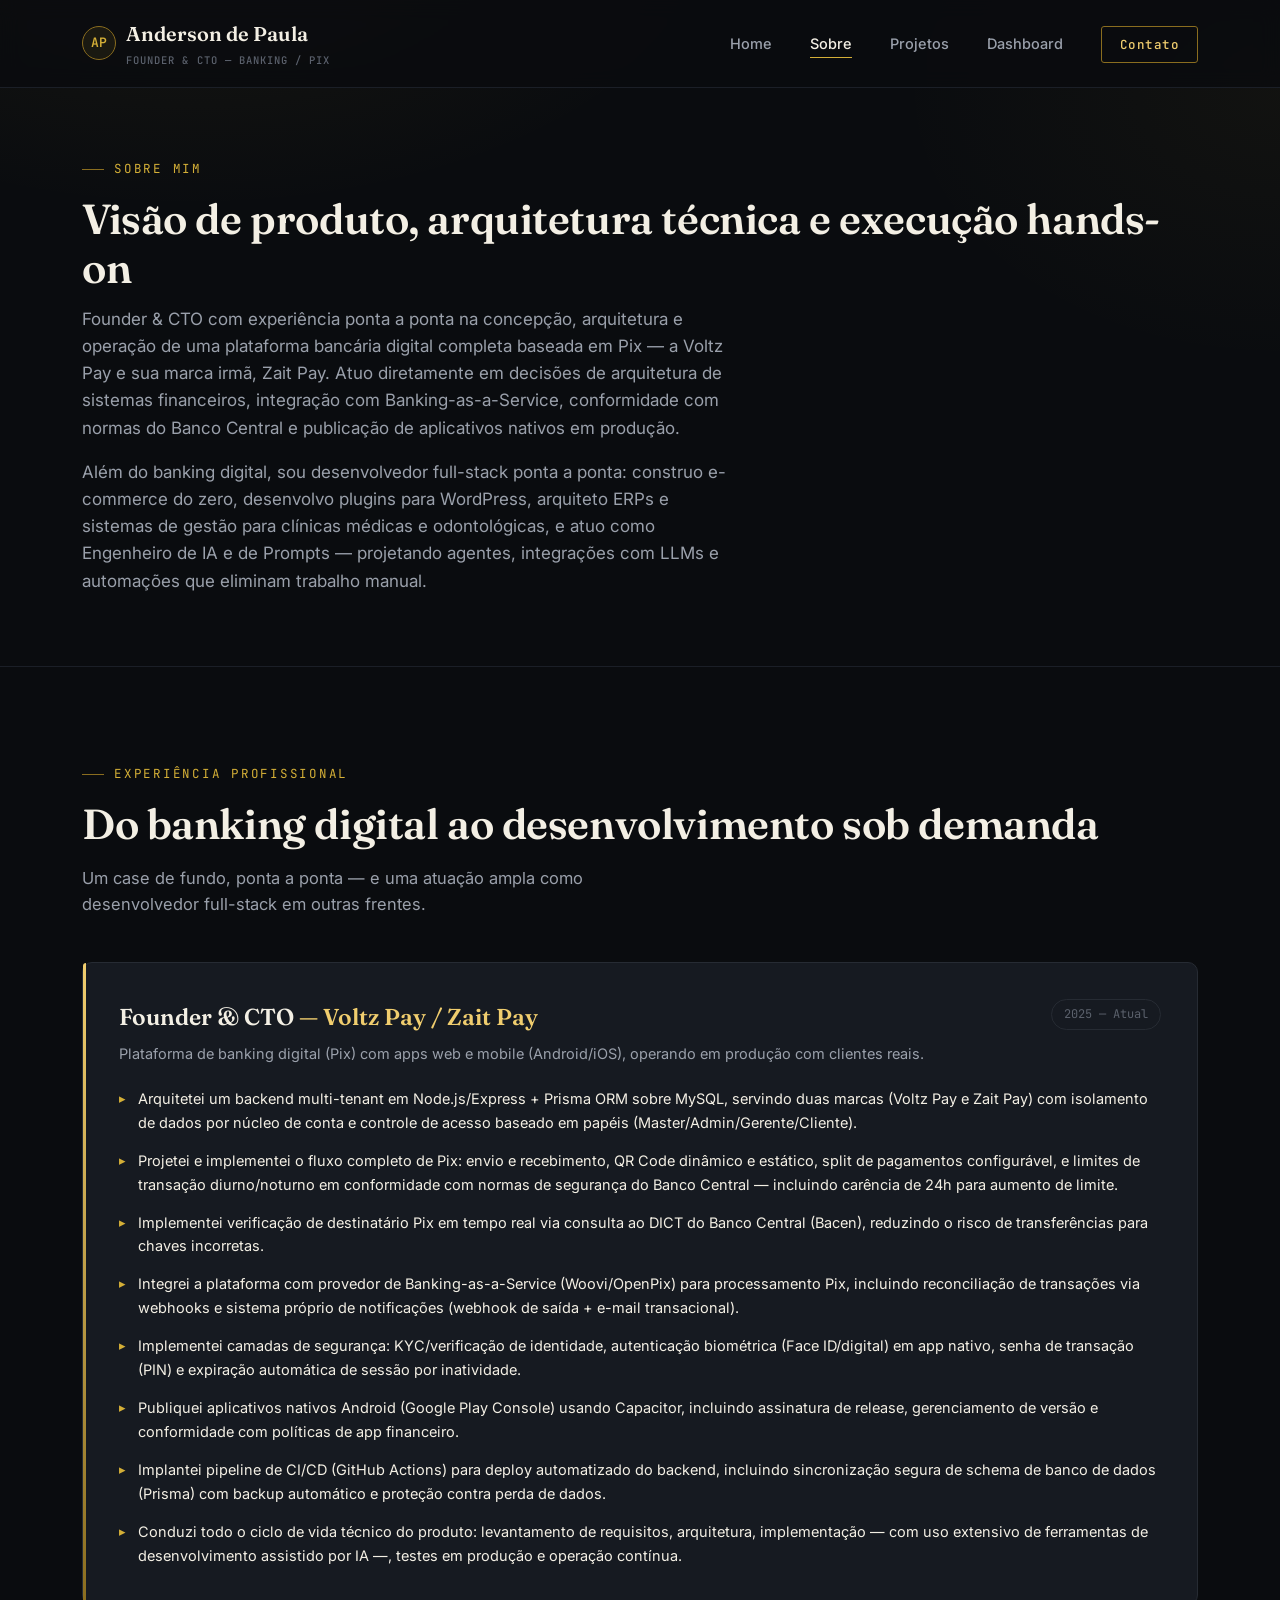
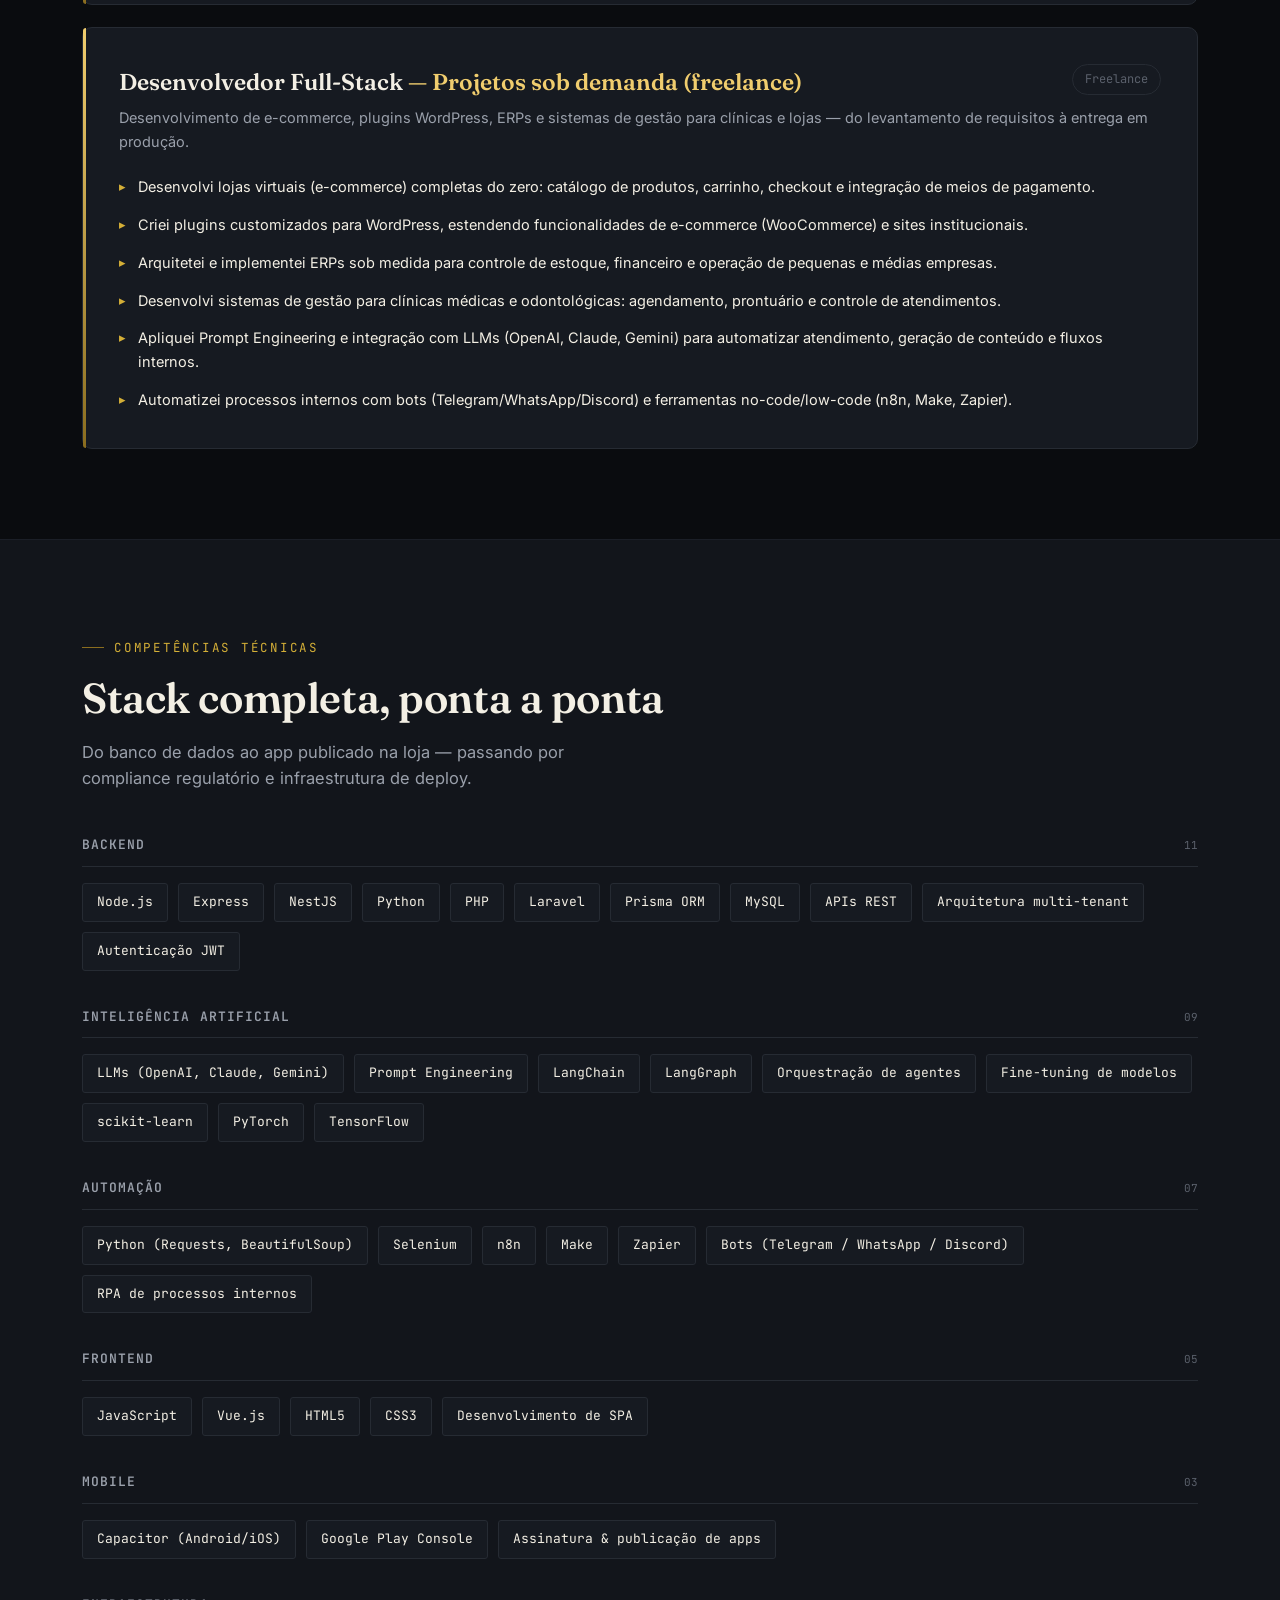
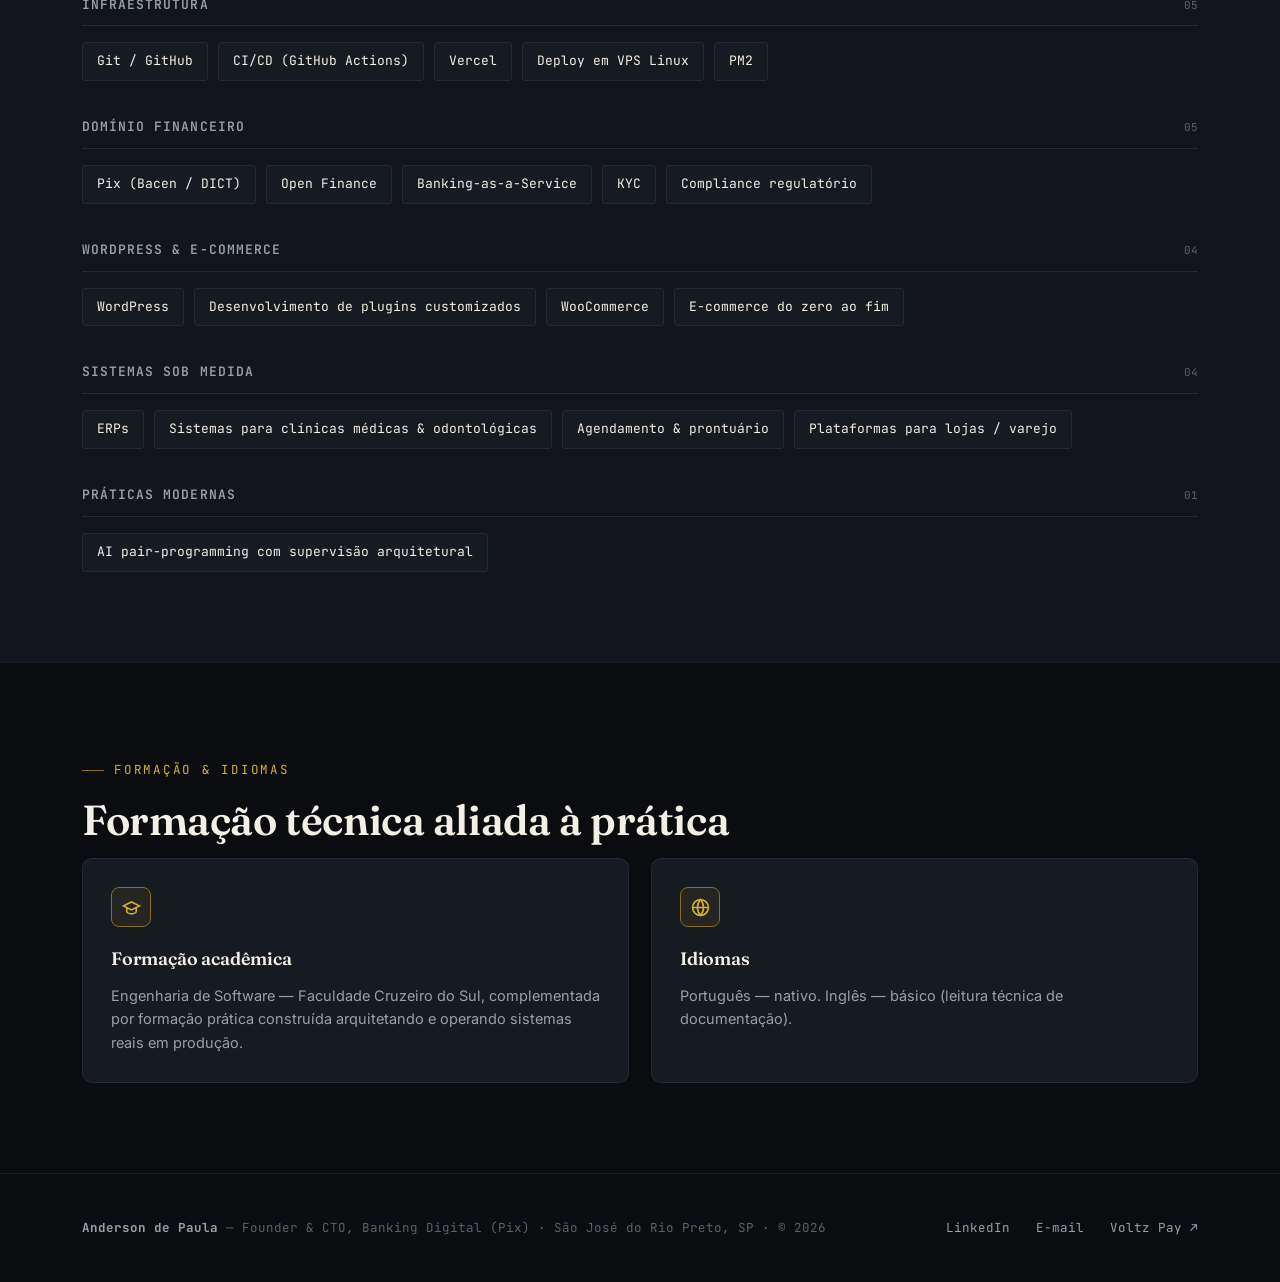
<file: sobre.html>
<!DOCTYPE html>
<html lang="pt-BR">
<head>
<meta charset="UTF-8">
<meta name="viewport" content="width=device-width, initial-scale=1.0">
<title>Sobre — Anderson de Paula</title>
<meta name="description" content="Trajetória, competências técnicas e experiência de Anderson de Paula, Founder & CTO da Voltz Pay / Zait Pay.">

<link rel="icon" type="image/svg+xml" href="data:image/svg+xml,%3Csvg xmlns='http://www.w3.org/2000/svg' viewBox='0 0 64 64'%3E%3Crect width='64' height='64' rx='12' fill='%230a0c0f'/%3E%3Ccircle cx='32' cy='32' r='24' fill='none' stroke='%23d4af37' stroke-width='2'/%3E%3Ctext x='32' y='40' font-family='monospace' font-size='20' fill='%23d4af37' text-anchor='middle'%3EAP%3C/text%3E%3C/svg%3E">

<meta property="og:type" content="profile">
<meta property="og:title" content="Sobre — Anderson de Paula">
<meta property="og:description" content="Trajetória, competências técnicas e experiência de Anderson de Paula, Founder & CTO da Voltz Pay / Zait Pay.">
<meta property="og:image" content="og-image.svg">
<meta name="twitter:card" content="summary_large_image">
<meta name="twitter:title" content="Sobre — Anderson de Paula">
<meta name="twitter:description" content="Trajetória, competências técnicas e experiência de Anderson de Paula, Founder & CTO da Voltz Pay / Zait Pay.">
<meta name="twitter:image" content="og-image.svg">

<link rel="preconnect" href="https://fonts.googleapis.com">
<link rel="preconnect" href="https://fonts.gstatic.com" crossorigin>
<link href="https://fonts.googleapis.com/css2?family=Fraunces:ital,opsz,wght@0,9..144,400;0,9..144,500;0,9..144,600;0,9..144,700;1,9..144,500&family=Inter:wght@400;500;600;700;800&family=JetBrains+Mono:wght@400;500;600&display=swap" rel="stylesheet">
<link rel="stylesheet" href="styles.css">
</head>
<body>

<header class="site-header">
  <nav class="nav">
    <a href="index.html" class="brand">
      <span class="brand-mark">AP</span>
      <span>Anderson de Paula<small>FOUNDER &amp; CTO — BANKING / PIX</small></span>
    </a>
    <ul class="nav-links" id="navLinks">
      <li><a href="index.html">Home</a></li>
      <li><a href="sobre.html" aria-current="page">Sobre</a></li>
      <li><a href="projetos.html">Projetos</a></li>
      <li><a href="dashboard.html">Dashboard</a></li>
      <li><a href="contato.html" class="nav-cta">Contato</a></li>
    </ul>
    <button class="nav-toggle" id="navToggle" aria-label="Abrir menu" aria-expanded="false">
      <svg width="18" height="18" viewBox="0 0 24 24" fill="none" stroke="currentColor" stroke-width="2"><path d="M3 6h18M3 12h18M3 18h18"/></svg>
    </button>
  </nav>
</header>

<main>

  <section class="page-hero">
    <div class="wrap">
      <span class="eyebrow">Sobre mim</span>
      <h1 class="section-title">Visão de produto, arquitetura técnica e execução hands-on</h1>
      <p class="lede">
        Founder &amp; CTO com experiência ponta a ponta na concepção, arquitetura e operação de uma plataforma bancária digital completa baseada em Pix — a Voltz Pay e sua marca irmã, Zait Pay. Atuo diretamente em decisões de arquitetura de sistemas financeiros, integração com Banking-as-a-Service, conformidade com normas do Banco Central e publicação de aplicativos nativos em produção.
      </p>
      <p class="lede">
        Além do banking digital, sou desenvolvedor full-stack ponta a ponta: construo e-commerce do zero, desenvolvo plugins para WordPress, arquiteto ERPs e sistemas de gestão para clínicas médicas e odontológicas, e atuo como Engenheiro de IA e de Prompts — projetando agentes, integrações com LLMs e automações que eliminam trabalho manual.
      </p>
    </div>
  </section>

  <!-- EXPERIÊNCIA -->
  <section>
    <div class="wrap">
      <span class="eyebrow">Experiência profissional</span>
      <h2 class="section-title reveal">Do banking digital ao desenvolvimento sob demanda</h2>
      <p class="section-sub reveal">Um case de fundo, ponta a ponta — e uma atuação ampla como desenvolvedor full-stack em outras frentes.</p>

      <div class="exp-card reveal">
        <div class="exp-head">
          <div>
            <div class="exp-role">Founder &amp; CTO <span>— Voltz Pay / Zait Pay</span></div>
          </div>
          <div class="exp-period">2025 — Atual</div>
        </div>
        <div class="exp-org">Plataforma de banking digital (Pix) com apps web e mobile (Android/iOS), operando em produção com clientes reais.</div>
        <ul class="exp-list">
          <li>Arquitetei um backend multi-tenant em Node.js/Express + Prisma ORM sobre MySQL, servindo duas marcas (Voltz Pay e Zait Pay) com isolamento de dados por núcleo de conta e controle de acesso baseado em papéis (Master/Admin/Gerente/Cliente).</li>
          <li>Projetei e implementei o fluxo completo de Pix: envio e recebimento, QR Code dinâmico e estático, split de pagamentos configurável, e limites de transação diurno/noturno em conformidade com normas de segurança do Banco Central — incluindo carência de 24h para aumento de limite.</li>
          <li>Implementei verificação de destinatário Pix em tempo real via consulta ao DICT do Banco Central (Bacen), reduzindo o risco de transferências para chaves incorretas.</li>
          <li>Integrei a plataforma com provedor de Banking-as-a-Service (Woovi/OpenPix) para processamento Pix, incluindo reconciliação de transações via webhooks e sistema próprio de notificações (webhook de saída + e-mail transacional).</li>
          <li>Implementei camadas de segurança: KYC/verificação de identidade, autenticação biométrica (Face ID/digital) em app nativo, senha de transação (PIN) e expiração automática de sessão por inatividade.</li>
          <li>Publiquei aplicativos nativos Android (Google Play Console) usando Capacitor, incluindo assinatura de release, gerenciamento de versão e conformidade com políticas de app financeiro.</li>
          <li>Implantei pipeline de CI/CD (GitHub Actions) para deploy automatizado do backend, incluindo sincronização segura de schema de banco de dados (Prisma) com backup automático e proteção contra perda de dados.</li>
          <li>Conduzi todo o ciclo de vida técnico do produto: levantamento de requisitos, arquitetura, implementação — com uso extensivo de ferramentas de desenvolvimento assistido por IA —, testes em produção e operação contínua.</li>
        </ul>
      </div>

      <div class="exp-card reveal" style="margin-top:22px;">
        <div class="exp-head">
          <div>
            <div class="exp-role">Desenvolvedor Full-Stack <span>— Projetos sob demanda (freelance)</span></div>
          </div>
          <div class="exp-period">Freelance</div>
        </div>
        <div class="exp-org">Desenvolvimento de e-commerce, plugins WordPress, ERPs e sistemas de gestão para clínicas e lojas — do levantamento de requisitos à entrega em produção.</div>
        <ul class="exp-list">
          <li>Desenvolvi lojas virtuais (e-commerce) completas do zero: catálogo de produtos, carrinho, checkout e integração de meios de pagamento.</li>
          <li>Criei plugins customizados para WordPress, estendendo funcionalidades de e-commerce (WooCommerce) e sites institucionais.</li>
          <li>Arquitetei e implementei ERPs sob medida para controle de estoque, financeiro e operação de pequenas e médias empresas.</li>
          <li>Desenvolvi sistemas de gestão para clínicas médicas e odontológicas: agendamento, prontuário e controle de atendimentos.</li>
          <li>Apliquei Prompt Engineering e integração com LLMs (OpenAI, Claude, Gemini) para automatizar atendimento, geração de conteúdo e fluxos internos.</li>
          <li>Automatizei processos internos com bots (Telegram/WhatsApp/Discord) e ferramentas no-code/low-code (n8n, Make, Zapier).</li>
        </ul>
      </div>
    </div>
  </section>

  <!-- SKILLS -->
  <section class="section-alt">
    <div class="wrap">
      <span class="eyebrow">Competências técnicas</span>
      <h2 class="section-title reveal">Stack completa, ponta a ponta</h2>
      <p class="section-sub reveal">Do banco de dados ao app publicado na loja — passando por compliance regulatório e infraestrutura de deploy.</p>

      <div class="skill-group reveal">
        <div class="skill-group-head"><h3>Backend</h3><span>11</span></div>
        <div class="chip-row">
          <span class="chip">Node.js</span><span class="chip">Express</span><span class="chip">NestJS</span>
          <span class="chip">Python</span><span class="chip">PHP</span><span class="chip">Laravel</span>
          <span class="chip">Prisma ORM</span><span class="chip">MySQL</span><span class="chip">APIs REST</span>
          <span class="chip">Arquitetura multi-tenant</span><span class="chip">Autenticação JWT</span>
        </div>
      </div>

      <div class="skill-group reveal">
        <div class="skill-group-head"><h3>Inteligência artificial</h3><span>09</span></div>
        <div class="chip-row">
          <span class="chip">LLMs (OpenAI, Claude, Gemini)</span><span class="chip">Prompt Engineering</span>
          <span class="chip">LangChain</span><span class="chip">LangGraph</span>
          <span class="chip">Orquestração de agentes</span><span class="chip">Fine-tuning de modelos</span>
          <span class="chip">scikit-learn</span><span class="chip">PyTorch</span><span class="chip">TensorFlow</span>
        </div>
      </div>

      <div class="skill-group reveal">
        <div class="skill-group-head"><h3>Automação</h3><span>07</span></div>
        <div class="chip-row">
          <span class="chip">Python (Requests, BeautifulSoup)</span><span class="chip">Selenium</span>
          <span class="chip">n8n</span><span class="chip">Make</span><span class="chip">Zapier</span>
          <span class="chip">Bots (Telegram / WhatsApp / Discord)</span><span class="chip">RPA de processos internos</span>
        </div>
      </div>

      <div class="skill-group reveal">
        <div class="skill-group-head"><h3>Frontend</h3><span>05</span></div>
        <div class="chip-row">
          <span class="chip">JavaScript</span><span class="chip">Vue.js</span><span class="chip">HTML5</span>
          <span class="chip">CSS3</span><span class="chip">Desenvolvimento de SPA</span>
        </div>
      </div>

      <div class="skill-group reveal">
        <div class="skill-group-head"><h3>Mobile</h3><span>03</span></div>
        <div class="chip-row">
          <span class="chip">Capacitor (Android/iOS)</span><span class="chip">Google Play Console</span>
          <span class="chip">Assinatura &amp; publicação de apps</span>
        </div>
      </div>

      <div class="skill-group reveal">
        <div class="skill-group-head"><h3>Infraestrutura</h3><span>05</span></div>
        <div class="chip-row">
          <span class="chip">Git / GitHub</span><span class="chip">CI/CD (GitHub Actions)</span>
          <span class="chip">Vercel</span><span class="chip">Deploy em VPS Linux</span><span class="chip">PM2</span>
        </div>
      </div>

      <div class="skill-group reveal">
        <div class="skill-group-head"><h3>Domínio financeiro</h3><span>05</span></div>
        <div class="chip-row">
          <span class="chip">Pix (Bacen / DICT)</span><span class="chip">Open Finance</span>
          <span class="chip">Banking-as-a-Service</span><span class="chip">KYC</span><span class="chip">Compliance regulatório</span>
        </div>
      </div>

      <div class="skill-group reveal">
        <div class="skill-group-head"><h3>WordPress &amp; e-commerce</h3><span>04</span></div>
        <div class="chip-row">
          <span class="chip">WordPress</span><span class="chip">Desenvolvimento de plugins customizados</span>
          <span class="chip">WooCommerce</span><span class="chip">E-commerce do zero ao fim</span>
        </div>
      </div>

      <div class="skill-group reveal">
        <div class="skill-group-head"><h3>Sistemas sob medida</h3><span>04</span></div>
        <div class="chip-row">
          <span class="chip">ERPs</span><span class="chip">Sistemas para clínicas médicas &amp; odontológicas</span>
          <span class="chip">Agendamento &amp; prontuário</span><span class="chip">Plataformas para lojas / varejo</span>
        </div>
      </div>

      <div class="skill-group reveal">
        <div class="skill-group-head"><h3>Práticas modernas</h3><span>01</span></div>
        <div class="chip-row">
          <span class="chip">AI pair-programming com supervisão arquitetural</span>
        </div>
      </div>
    </div>
  </section>

  <!-- FORMAÇÃO / IDIOMAS -->
  <section>
    <div class="wrap">
      <span class="eyebrow">Formação &amp; idiomas</span>
      <h2 class="section-title reveal">Formação técnica aliada à prática</h2>
      <div class="grid-3" style="grid-template-columns:1fr 1fr;">
        <div class="card reveal">
          <div class="ic">
            <svg width="19" height="19" viewBox="0 0 24 24" fill="none" stroke="currentColor" stroke-width="2"><path d="M22 10L12 5 2 10l10 5 10-5zM6 12v5c0 1.5 3 3 6 3s6-1.5 6-3v-5"/></svg>
          </div>
          <h3>Formação acadêmica</h3>
          <p>Engenharia de Software — Faculdade Cruzeiro do Sul, complementada por formação prática construída arquitetando e operando sistemas reais em produção.</p>
        </div>
        <div class="card reveal">
          <div class="ic">
            <svg width="19" height="19" viewBox="0 0 24 24" fill="none" stroke="currentColor" stroke-width="2"><circle cx="12" cy="12" r="10"/><path d="M2 12h20M12 2a15 15 0 010 20 15 15 0 010-20z"/></svg>
          </div>
          <h3>Idiomas</h3>
          <p>Português — nativo. Inglês — básico (leitura técnica de documentação).</p>
        </div>
      </div>
    </div>
  </section>

</main>

<footer class="site-footer">
  <div class="wrap">
    <div class="footer-brand"><strong>Anderson de Paula</strong> — Founder &amp; CTO, Banking Digital (Pix) · São José do Rio Preto, SP · © <span id="year"></span></div>
    <div class="footer-links">
      <a href="https://www.linkedin.com/in/anderson-de-paula-a4ba82420/" target="_blank" rel="noopener">LinkedIn</a>
      <a href="mailto:andersondepaula2304@gmail.com">E-mail</a>
      <a href="https://painel.voltzpay.app/" target="_blank" rel="noopener">Voltz Pay ↗</a>
    </div>
  </div>
</footer>

<script src="script.js"></script>
</body>
</html>
</file>
<file: styles.css>
/* ============================================================
   ANDERSON DE PAULA — PORTFOLIO
   Design system: "Ledger" — extrato bancário digital, dark + gold
   ============================================================ */

:root{
  /* --- Cor --- */
  --bg:            #0a0c0f;
  --bg-elevated:   #12151b;
  --bg-card:       #161a21;
  --bg-card-hover: #1b2029;
  --border:        #262b33;
  --border-soft:   #1b1f27;

  --gold:          #d4af37;
  --gold-bright:   #f0cd6e;
  --gold-dim:      #8a6d1f;
  --gold-wash:     rgba(212,175,55,0.08);

  --text:          #f3efe4;
  --text-muted:    #9aa0ab;
  --text-faint:    #5b616c;

  --ok:            #7fbf8f;

  /* --- Tipografia --- */
  --f-display: 'Fraunces', serif;
  --f-body:    'Inter', -apple-system, sans-serif;
  --f-mono:    'JetBrains Mono', monospace;

  /* --- Layout --- */
  --maxw: 1180px;
  --radius: 4px;
  --radius-lg: 10px;
}

*,*::before,*::after{ box-sizing:border-box; }
html{ scroll-behavior:smooth; }
@media (prefers-reduced-motion: reduce){
  html{ scroll-behavior:auto; }
  *,*::before,*::after{ animation-duration:0.01ms !important; animation-iteration-count:1 !important; transition-duration:0.01ms !important; }
}

body{
  margin:0;
  background:var(--bg);
  color:var(--text);
  font-family:var(--f-body);
  font-size:16px;
  line-height:1.6;
  -webkit-font-smoothing:antialiased;
  background-image:
    radial-gradient(ellipse 900px 500px at 15% -10%, rgba(212,175,55,0.07), transparent 60%),
    radial-gradient(ellipse 700px 500px at 100% 10%, rgba(212,175,55,0.04), transparent 55%);
  background-attachment:fixed;
}

img{ max-width:100%; display:block; }
a{ color:inherit; text-decoration:none; }
ul{ margin:0; padding:0; list-style:none; }
button{ font-family:inherit; }

.wrap{
  max-width:var(--maxw);
  margin:0 auto;
  padding:0 32px;
}

:focus-visible{
  outline:2px solid var(--gold);
  outline-offset:3px;
  border-radius:2px;
}

/* ---------- Eyebrow / labels ---------- */
.eyebrow{
  font-family:var(--f-mono);
  font-size:12.5px;
  letter-spacing:0.14em;
  text-transform:uppercase;
  color:var(--gold);
  display:inline-flex;
  align-items:center;
  gap:10px;
  margin:0 0 16px;
}
.eyebrow::before{
  content:'';
  width:22px; height:1px;
  background:var(--gold-dim);
}

h1,h2,h3,h4{
  font-family:var(--f-display);
  font-weight:600;
  margin:0;
  color:var(--text);
  letter-spacing:-0.01em;
}

.section-title{
  font-size:clamp(28px,3.4vw,42px);
  line-height:1.15;
  margin-bottom:14px;
}
.section-sub{
  color:var(--text-muted);
  max-width:56ch;
  font-size:16.5px;
  margin-bottom:44px;
}

/* ============================================================
   HEADER / NAV
   ============================================================ */
.site-header{
  position:sticky; top:0; z-index:100;
  background:rgba(10,12,15,0.82);
  backdrop-filter:blur(10px);
  -webkit-backdrop-filter:blur(10px);
  border-bottom:1px solid var(--border-soft);
}
.nav{
  display:flex; align-items:center; justify-content:space-between;
  padding:18px 32px;
  max-width:var(--maxw);
  margin:0 auto;
}
.brand{
  display:flex; align-items:center; gap:10px;
  font-family:var(--f-display);
  font-weight:600; font-size:20px;
  color:var(--text);
}
.brand-mark{
  width:34px; height:34px;
  border:1px solid var(--gold-dim);
  border-radius:50%;
  display:flex; align-items:center; justify-content:center;
  font-family:var(--f-mono);
  font-size:13px; color:var(--gold);
  background:var(--gold-wash);
}
.brand small{
  display:block;
  font-family:var(--f-mono);
  font-size:10.5px;
  letter-spacing:0.1em;
  color:var(--text-faint);
  font-weight:500;
  margin-top:2px;
}

.nav-links{
  display:flex; align-items:center; gap:38px;
}
.nav-links a{
  font-size:14.5px; font-weight:500; color:var(--text-muted);
  position:relative; padding:6px 0;
  transition:color .2s ease;
}
.nav-links a:hover,
.nav-links a[aria-current="page"]{ color:var(--text); }
.nav-links a[aria-current="page"]::after{
  content:'';
  position:absolute; left:0; right:0; bottom:0;
  height:1px; background:var(--gold);
}
.nav-cta{
  border:1px solid var(--gold-dim) !important;
  color:var(--gold-bright) !important;
  padding:9px 18px !important;
  border-radius:3px;
  font-family:var(--f-mono);
  font-size:12.5px !important;
  letter-spacing:0.04em;
  transition:background .2s ease, border-color .2s ease;
}
.nav-cta:hover{ background:var(--gold-wash); border-color:var(--gold) !important; }

.nav-toggle{
  display:none;
  background:none; border:1px solid var(--border);
  width:40px; height:40px; border-radius:3px;
  color:var(--text); cursor:pointer;
  align-items:center; justify-content:center;
}

@media (max-width: 860px){
  .nav-toggle{ display:flex; }
  .nav-links{
    position:fixed; inset:65px 0 0 0;
    background:var(--bg);
    flex-direction:column; align-items:flex-start;
    padding:36px 32px; gap:26px;
    transform:translateY(-8px);
    opacity:0; pointer-events:none;
    transition:opacity .22s ease, transform .22s ease;
    border-top:1px solid var(--border-soft);
  }
  .nav-links.is-open{
    opacity:1; pointer-events:auto; transform:translateY(0);
  }
  .nav-links a{ font-size:20px; }
}

/* ============================================================
   BUTTONS
   ============================================================ */
.btn{
  display:inline-flex; align-items:center; gap:9px;
  font-family:var(--f-mono);
  font-size:13.5px; font-weight:500; letter-spacing:0.02em;
  padding:14px 26px;
  border-radius:3px;
  cursor:pointer;
  border:1px solid transparent;
  transition:transform .18s ease, background .2s ease, border-color .2s ease, color .2s ease;
}
.btn:hover{ transform:translateY(-2px); }
.btn-primary{
  background:linear-gradient(180deg, var(--gold-bright), var(--gold));
  color:#12100a;
  box-shadow:0 8px 24px -8px rgba(212,175,55,0.45);
}
.btn-primary:hover{ box-shadow:0 12px 28px -8px rgba(212,175,55,0.6); }
.btn-ghost{
  border-color:var(--border);
  color:var(--text);
  background:var(--bg-card);
}
.btn-ghost:hover{ border-color:var(--gold-dim); color:var(--gold-bright); }

/* ============================================================
   HERO
   ============================================================ */
.hero{
  padding:88px 0 70px;
  border-bottom:1px solid var(--border-soft);
  position:relative;
  overflow:hidden;
}
.hero .wrap{
  display:grid;
  grid-template-columns:1.05fr 0.95fr;
  gap:60px;
  align-items:center;
}
.hero-status{
  display:inline-flex; align-items:center; gap:8px;
  font-family:var(--f-mono); font-size:12px; letter-spacing:0.06em;
  color:var(--ok); border:1px solid rgba(127,191,143,0.3);
  background:rgba(127,191,143,0.06);
  padding:6px 12px; border-radius:20px;
  margin-bottom:26px;
}
.hero-status .dot{
  width:6px; height:6px; border-radius:50%; background:var(--ok);
  box-shadow:0 0 0 3px rgba(127,191,143,0.18);
  animation:pulse 2s infinite;
}
@keyframes pulse{
  0%,100%{ opacity:1; } 50%{ opacity:.4; }
}
.hero h1{
  font-size:clamp(38px,5.2vw,60px);
  line-height:1.05;
  margin-bottom:22px;
}
.hero h1 em{
  font-style:italic; color:var(--gold-bright); font-weight:500;
}
.hero p.lede{
  font-size:18px; color:var(--text-muted);
  max-width:52ch; margin-bottom:34px;
}
.hero-actions{ display:flex; gap:14px; flex-wrap:wrap; margin-bottom:48px; }

.hero-stats{
  display:grid; grid-template-columns:repeat(3,1fr);
  border-top:1px solid var(--border-soft);
  padding-top:26px;
}
.hero-stat b{
  display:block; font-family:var(--f-display); font-size:26px;
  color:var(--gold-bright); font-weight:600;
}
.hero-stat span{
  font-size:12.5px; color:var(--text-faint);
  font-family:var(--f-mono); letter-spacing:0.02em;
}

/* --- Ledger widget (signature element) --- */
.ledger{
  background:var(--bg-card);
  border:1px solid var(--border);
  border-radius:var(--radius-lg);
  overflow:hidden;
  box-shadow:0 30px 60px -30px rgba(0,0,0,0.6);
}
.ledger-head{
  display:flex; align-items:center; justify-content:space-between;
  padding:16px 20px;
  border-bottom:1px solid var(--border-soft);
  background:var(--bg-elevated);
}
.ledger-head .title{
  font-family:var(--f-mono); font-size:12.5px; color:var(--text-muted);
  letter-spacing:0.04em;
  display:flex; align-items:center; gap:8px;
}
.ledger-head .title svg{ color:var(--gold); }
.ledger-head .badge{
  font-family:var(--f-mono); font-size:10.5px; color:var(--ok);
  border:1px solid rgba(127,191,143,0.3); border-radius:12px;
  padding:3px 9px;
}
.ledger-body{ padding:6px 0; min-height:296px; }
.ledger-row{
  display:flex; align-items:center; justify-content:space-between;
  gap:14px;
  padding:13px 20px;
  border-bottom:1px solid var(--border-soft);
  opacity:0; transform:translateY(6px);
  animation:rowIn .5s ease forwards;
}
.ledger-row:last-child{ border-bottom:none; }
@keyframes rowIn{ to{ opacity:1; transform:translateY(0); } }
.ledger-row .who{ display:flex; align-items:center; gap:12px; min-width:0; }
.ledger-row .avatar{
  width:32px; height:32px; border-radius:50%;
  background:var(--gold-wash); border:1px solid var(--gold-dim);
  display:flex; align-items:center; justify-content:center;
  font-family:var(--f-mono); font-size:11px; color:var(--gold-bright);
  flex:none;
}
.ledger-row .meta{ min-width:0; }
.ledger-row .meta .name{ font-size:13.5px; font-weight:500; color:var(--text); white-space:nowrap; overflow:hidden; text-overflow:ellipsis; }
.ledger-row .meta .sub{ font-family:var(--f-mono); font-size:11px; color:var(--text-faint); }
.ledger-row .amt{ text-align:right; flex:none; }
.ledger-row .amt .value{ font-family:var(--f-mono); font-size:14px; font-weight:600; }
.ledger-row .amt .value.in{ color:var(--ok); }
.ledger-row .amt .value.out{ color:var(--text); }
.ledger-row .amt .status{ font-family:var(--f-mono); font-size:10px; color:var(--gold); letter-spacing:0.04em; }
.ledger-foot{
  padding:13px 20px; border-top:1px solid var(--border-soft);
  font-family:var(--f-mono); font-size:11px; color:var(--text-faint);
  display:flex; justify-content:space-between; background:var(--bg-elevated);
}

/* ============================================================
   COMPLIANCE STRIP
   ============================================================ */
.strip{
  border-bottom:1px solid var(--border-soft);
  padding:22px 0;
}
.strip .wrap{
  display:flex; align-items:center; gap:14px; flex-wrap:wrap;
}
.strip .label{
  font-family:var(--f-mono); font-size:11.5px; color:var(--text-faint);
  letter-spacing:0.06em; margin-right:6px;
}
.pill{
  font-family:var(--f-mono); font-size:11.5px; color:var(--text-muted);
  border:1px solid var(--border); border-radius:20px;
  padding:6px 13px;
}
.pill em{ color:var(--gold); font-style:normal; }

/* ============================================================
   SECTIONS generic
   ============================================================ */
section{ padding:90px 0; }
.section-alt{ background:var(--bg-elevated); border-top:1px solid var(--border-soft); border-bottom:1px solid var(--border-soft); }

/* ---------- cards grid (home preview) ---------- */
.grid-3{ display:grid; grid-template-columns:repeat(3,1fr); gap:22px; }
.card{
  background:var(--bg-card);
  border:1px solid var(--border);
  border-radius:var(--radius-lg);
  padding:28px;
  transition:border-color .2s ease, transform .2s ease, background .2s ease;
}
.card:hover{ border-color:var(--gold-dim); transform:translateY(-3px); background:var(--bg-card-hover); }
.card .ic{
  width:40px; height:40px; border-radius:8px;
  background:var(--gold-wash); border:1px solid var(--gold-dim);
  display:flex; align-items:center; justify-content:center;
  color:var(--gold); margin-bottom:18px;
}
.card h3{ font-size:18px; margin-bottom:10px; }
.card p{ color:var(--text-muted); font-size:14.5px; margin:0; }

/* ============================================================
   SKILLS (ledger-style rows)
   ============================================================ */
.skill-group{ margin-bottom:36px; }
.skill-group:last-child{ margin-bottom:0; }
.skill-group-head{
  display:flex; align-items:baseline; justify-content:space-between;
  border-bottom:1px solid var(--border);
  padding-bottom:10px; margin-bottom:16px;
}
.skill-group-head h3{
  font-family:var(--f-mono); font-size:13px; letter-spacing:0.08em;
  text-transform:uppercase; color:var(--text-muted); font-weight:600;
}
.skill-group-head span{
  font-family:var(--f-mono); font-size:11px; color:var(--text-faint);
}
.chip-row{ display:flex; flex-wrap:wrap; gap:10px; }
.chip{
  font-family:var(--f-mono); font-size:13px;
  border:1px solid var(--border); background:var(--bg-card);
  color:var(--text); padding:8px 14px; border-radius:3px;
  transition:border-color .2s ease, color .2s ease;
}
.chip:hover{ border-color:var(--gold); color:var(--gold-bright); }

/* ============================================================
   TIMELINE / EXPERIÊNCIA
   ============================================================ */
.exp-card{
  background:var(--bg-card); border:1px solid var(--border);
  border-radius:var(--radius-lg); padding:36px;
  position:relative;
}
.exp-card::before{
  content:''; position:absolute; top:0; left:0; bottom:0; width:3px;
  background:linear-gradient(180deg, var(--gold-bright), var(--gold-dim));
  border-radius:3px 0 0 3px;
}
.exp-head{
  display:flex; justify-content:space-between; align-items:flex-start;
  flex-wrap:wrap; gap:14px; margin-bottom:6px;
}
.exp-role{ font-family:var(--f-display); font-size:23px; font-weight:600; }
.exp-role span{ color:var(--gold-bright); }
.exp-period{
  font-family:var(--f-mono); font-size:12px; color:var(--text-faint);
  border:1px solid var(--border); padding:5px 12px; border-radius:20px;
  white-space:nowrap;
}
.exp-org{ color:var(--text-muted); font-size:14.5px; margin-bottom:22px; }
.exp-list{ display:grid; gap:14px; }
.exp-list li{
  display:flex; gap:12px; font-size:14.5px; color:var(--text);
  line-height:1.65;
}
.exp-list li::before{
  content:'▸'; color:var(--gold); flex:none; margin-top:1px; font-size:13px;
}

/* ============================================================
   PROJETOS
   ============================================================ */
.project{
  background:var(--bg-card); border:1px solid var(--border);
  border-radius:var(--radius-lg); overflow:hidden; margin-bottom:26px;
}
.project-top{
  display:flex; justify-content:space-between; align-items:flex-start;
  padding:32px 36px 0; gap:20px; flex-wrap:wrap;
}
.project-top h3{ font-size:26px; }
.project-top h3 small{
  display:block; font-family:var(--f-mono); font-size:12px;
  color:var(--gold); letter-spacing:0.06em; margin-top:8px; font-weight:500;
}
.project-desc{ padding:16px 36px 8px; color:var(--text-muted); max-width:70ch; }
.project-feats{
  display:grid; grid-template-columns:1fr 1fr; gap:12px 30px;
  padding:20px 36px 4px;
}
.project-feats li{
  display:flex; gap:10px; font-size:14px; color:var(--text); line-height:1.6;
}
.project-feats li::before{ content:'✓'; color:var(--ok); flex:none; }
.project-tags{
  display:flex; flex-wrap:wrap; gap:8px; padding:26px 36px 32px;
  border-top:1px solid var(--border-soft); margin-top:24px;
}
.tag{
  font-family:var(--f-mono); font-size:11.5px; color:var(--gold-bright);
  background:var(--gold-wash); border:1px solid var(--gold-dim);
  padding:5px 11px; border-radius:3px;
}
.project-links{ padding:0 36px 32px; display:flex; gap:14px; }

/* ============================================================
   CONTATO
   ============================================================ */
.contact-grid{
  display:grid; grid-template-columns:0.9fr 1.1fr; gap:60px;
}
.contact-item{
  display:flex; gap:16px; align-items:flex-start;
  padding:20px 0; border-bottom:1px solid var(--border-soft);
}
.contact-item .ic{
  width:38px; height:38px; border-radius:8px; flex:none;
  background:var(--gold-wash); border:1px solid var(--gold-dim);
  display:flex; align-items:center; justify-content:center; color:var(--gold);
}
.contact-item .lbl{ font-family:var(--f-mono); font-size:11.5px; color:var(--text-faint); letter-spacing:0.05em; margin-bottom:4px; }
.contact-item .val{ font-size:15.5px; color:var(--text); }
.contact-item a.val:hover{ color:var(--gold-bright); }

.form-card{
  background:var(--bg-card); border:1px solid var(--border);
  border-radius:var(--radius-lg); padding:36px;
}
.field{ margin-bottom:20px; }
.field label{
  display:block; font-family:var(--f-mono); font-size:12px;
  color:var(--text-muted); letter-spacing:0.04em; margin-bottom:8px;
}
.field input, .field textarea{
  width:100%; background:var(--bg-elevated); border:1px solid var(--border);
  border-radius:3px; padding:13px 14px; color:var(--text);
  font-family:var(--f-body); font-size:14.5px;
  transition:border-color .2s ease;
}
.field input:focus, .field textarea:focus{
  outline:none; border-color:var(--gold-dim);
}
.field textarea{ resize:vertical; min-height:120px; }
.form-note{
  font-family:var(--f-mono); font-size:11.5px; color:var(--text-faint);
  margin-top:14px;
}
.form-status{
  font-family:var(--f-mono); font-size:12.5px; margin-top:14px;
  color:var(--ok); display:none;
}
.form-status.is-visible{ display:block; }

/* ============================================================
   FOOTER
   ============================================================ */
.site-footer{
  border-top:1px solid var(--border-soft);
  padding:44px 0;
}
.site-footer .wrap{
  display:flex; justify-content:space-between; align-items:center;
  flex-wrap:wrap; gap:16px;
}
.footer-brand{ font-family:var(--f-mono); font-size:12.5px; color:var(--text-faint); }
.footer-brand strong{ color:var(--text-muted); }
.footer-links{ display:flex; gap:26px; }
.footer-links a{
  font-family:var(--f-mono); font-size:12.5px; color:var(--text-muted);
  transition:color .2s ease;
  display:flex; align-items:center; gap:6px;
}
.footer-links a:hover{ color:var(--gold-bright); }

/* ---------- reveal on scroll ---------- */
.reveal{ opacity:0; transform:translateY(18px); transition:opacity .6s ease, transform .6s ease; }
.reveal.is-visible{ opacity:1; transform:translateY(0); }

/* ---------- page header (sub pages) ---------- */
.page-hero{
  padding:64px 0 54px;
  border-bottom:1px solid var(--border-soft);
}
.page-hero p.lede{ color:var(--text-muted); max-width:60ch; font-size:17px; margin-top:14px; }

/* ============================================================
   RESPONSIVE
   ============================================================ */
@media (max-width:980px){
  .hero .wrap{ grid-template-columns:1fr; gap:48px; }
  .grid-3{ grid-template-columns:1fr 1fr; }
  .contact-grid{ grid-template-columns:1fr; gap:40px; }
  .project-feats{ grid-template-columns:1fr; }
}
@media (max-width:640px){
  .wrap{ padding:0 20px; }
  .nav{ padding:16px 20px; }
  .grid-3{ grid-template-columns:1fr; }
  .hero-stats{ grid-template-columns:1fr 1fr; row-gap:20px; }
  .hero-stats .hero-stat:last-child{ grid-column:1 / -1; }
  section{ padding:64px 0; }
  .exp-card{ padding:26px; }
  .project-top,.project-desc,.project-feats,.project-tags,.project-links{ padding-left:22px; padding-right:22px; }
}

/* ============================================================
   DASHBOARD — projetos conectados via GitHub API
   ============================================================ */
.mono{ font-family:var(--f-mono); color:var(--gold); }

.dash-layout{
  display:grid;
  grid-template-columns:280px 1fr;
  gap:26px;
  align-items:start;
}

.dash-sidebar{
  background:var(--bg-card);
  border:1px solid var(--border);
  border-radius:var(--radius-lg);
  overflow:hidden;
  position:sticky; top:90px;
  max-height:calc(100vh - 120px);
  display:flex; flex-direction:column;
}
.dash-sidebar-head{
  display:flex; align-items:center; justify-content:space-between;
  padding:16px 18px;
  font-family:var(--f-mono); font-size:11.5px; letter-spacing:0.08em;
  color:var(--text-faint);
  background:var(--bg-elevated);
  border-bottom:1px solid var(--border-soft);
}
.dash-count{ color:var(--gold); }
.dash-repo-list{ overflow-y:auto; padding:8px; }
.dash-repo-btn{
  display:flex; align-items:center; justify-content:space-between; gap:10px;
  width:100%; text-align:left;
  background:none; border:1px solid transparent; border-radius:6px;
  padding:11px 12px; margin-bottom:2px;
  cursor:pointer;
  transition:background .15s ease, border-color .15s ease;
}
.dash-repo-btn:hover{ background:var(--bg-card-hover); }
.dash-repo-btn.is-active{
  background:var(--gold-wash);
  border-color:var(--gold-dim);
}
.dash-repo-name{
  font-size:13.5px; font-weight:500; color:var(--text);
  white-space:nowrap; overflow:hidden; text-overflow:ellipsis;
}
.dash-repo-btn.is-active .dash-repo-name{ color:var(--gold-bright); }
.dash-repo-lang{
  font-family:var(--f-mono); font-size:10.5px; color:var(--text-faint);
  flex:none;
}

.dash-empty{
  padding:20px 16px;
  font-size:13.5px; color:var(--text-muted);
  line-height:1.6;
}
.dash-empty-lg{
  background:var(--bg-card);
  border:1px solid var(--border);
  border-radius:var(--radius-lg);
  padding:60px 30px;
  text-align:center;
  font-size:15px;
}

.dash-detail{
  background:var(--bg-card);
  border:1px solid var(--border);
  border-radius:var(--radius-lg);
  padding:32px;
  min-height:400px;
}
.dash-detail-head{
  display:flex; justify-content:space-between; align-items:flex-start;
  gap:20px; flex-wrap:wrap;
  margin-bottom:26px;
}
.dash-detail-head h2{
  font-size:24px; margin-bottom:8px;
  font-family:var(--f-mono); font-weight:600; letter-spacing:-0.01em;
}
.dash-detail-desc{ color:var(--text-muted); font-size:14.5px; max-width:60ch; margin:0; }
.dash-detail-links{ display:flex; gap:12px; flex:none; flex-wrap:wrap; }

.dash-stats{
  display:grid; grid-template-columns:repeat(4,1fr); gap:16px;
  border-top:1px solid var(--border-soft); border-bottom:1px solid var(--border-soft);
  padding:20px 0; margin-bottom:22px;
}
.dash-stats div{ min-width:0; }
.dash-stats b{
  display:block; font-family:var(--f-display); font-size:19px;
  color:var(--gold-bright); font-weight:600;
  white-space:nowrap; overflow:hidden; text-overflow:ellipsis;
}
.dash-stats span{
  font-family:var(--f-mono); font-size:10.5px; color:var(--text-faint); letter-spacing:0.04em;
}

.dash-topics{ margin-bottom:26px; }

.dash-preview-label{
  font-family:var(--f-mono); font-size:12px; letter-spacing:0.06em;
  text-transform:uppercase; color:var(--text-muted);
  margin-bottom:12px;
}
.dash-preview{ margin-bottom:30px; }
.dash-iframe-wrap{
  position:relative; width:100%; padding-top:58%;
  background:var(--bg-elevated);
  border:1px solid var(--border-soft); border-radius:8px;
  overflow:hidden;
}
.dash-iframe-wrap iframe{
  position:absolute; inset:0; width:100%; height:100%; border:0;
}
.dash-preview-note{
  font-family:var(--f-mono); font-size:11px; color:var(--text-faint);
  margin-top:10px;
}

.dash-readme-body{
  font-size:14.5px; color:var(--text-muted); line-height:1.7;
  max-height:520px; overflow-y:auto;
  padding:22px; background:var(--bg-elevated);
  border:1px solid var(--border-soft); border-radius:8px;
}
.dash-readme-body h1,.dash-readme-body h2,.dash-readme-body h3{
  font-family:var(--f-body); color:var(--text); margin:22px 0 10px;
  font-weight:700; line-height:1.35;
}
.dash-readme-body h1:first-child,.dash-readme-body h2:first-child,.dash-readme-body h3:first-child{ margin-top:0; }
.dash-readme-body p{ margin:0 0 14px; }
.dash-readme-body a{ color:var(--gold-bright); text-decoration:underline; text-underline-offset:2px; }
.dash-readme-body code{
  font-family:var(--f-mono); font-size:0.9em;
  background:var(--bg-card); border:1px solid var(--border);
  border-radius:3px; padding:2px 6px;
}
.dash-readme-body pre{
  background:var(--bg-card); border:1px solid var(--border);
  border-radius:6px; padding:14px; overflow-x:auto; margin:0 0 14px;
}
.dash-readme-body pre code{ background:none; border:none; padding:0; }
.dash-readme-body ul,.dash-readme-body ol{ margin:0 0 14px; padding-left:22px; }
.dash-readme-body li{ margin-bottom:6px; }
.dash-readme-body img{ max-width:100%; border-radius:4px; }
.dash-readme-body table{ border-collapse:collapse; width:100%; margin:0 0 14px; }
.dash-readme-body th,.dash-readme-body td{ border:1px solid var(--border); padding:8px 10px; text-align:left; }
.dash-readme-body blockquote{
  border-left:2px solid var(--gold-dim); margin:0 0 14px; padding:2px 0 2px 16px;
  color:var(--text-faint);
}

@media (max-width:980px){
  .dash-layout{ grid-template-columns:1fr; }
  .dash-sidebar{ position:static; max-height:340px; }
  .dash-stats{ grid-template-columns:1fr 1fr; }
}
@media (max-width:640px){
  .dash-detail{ padding:22px; }
  .dash-detail-head h2{ font-size:20px; }
}
</file>
